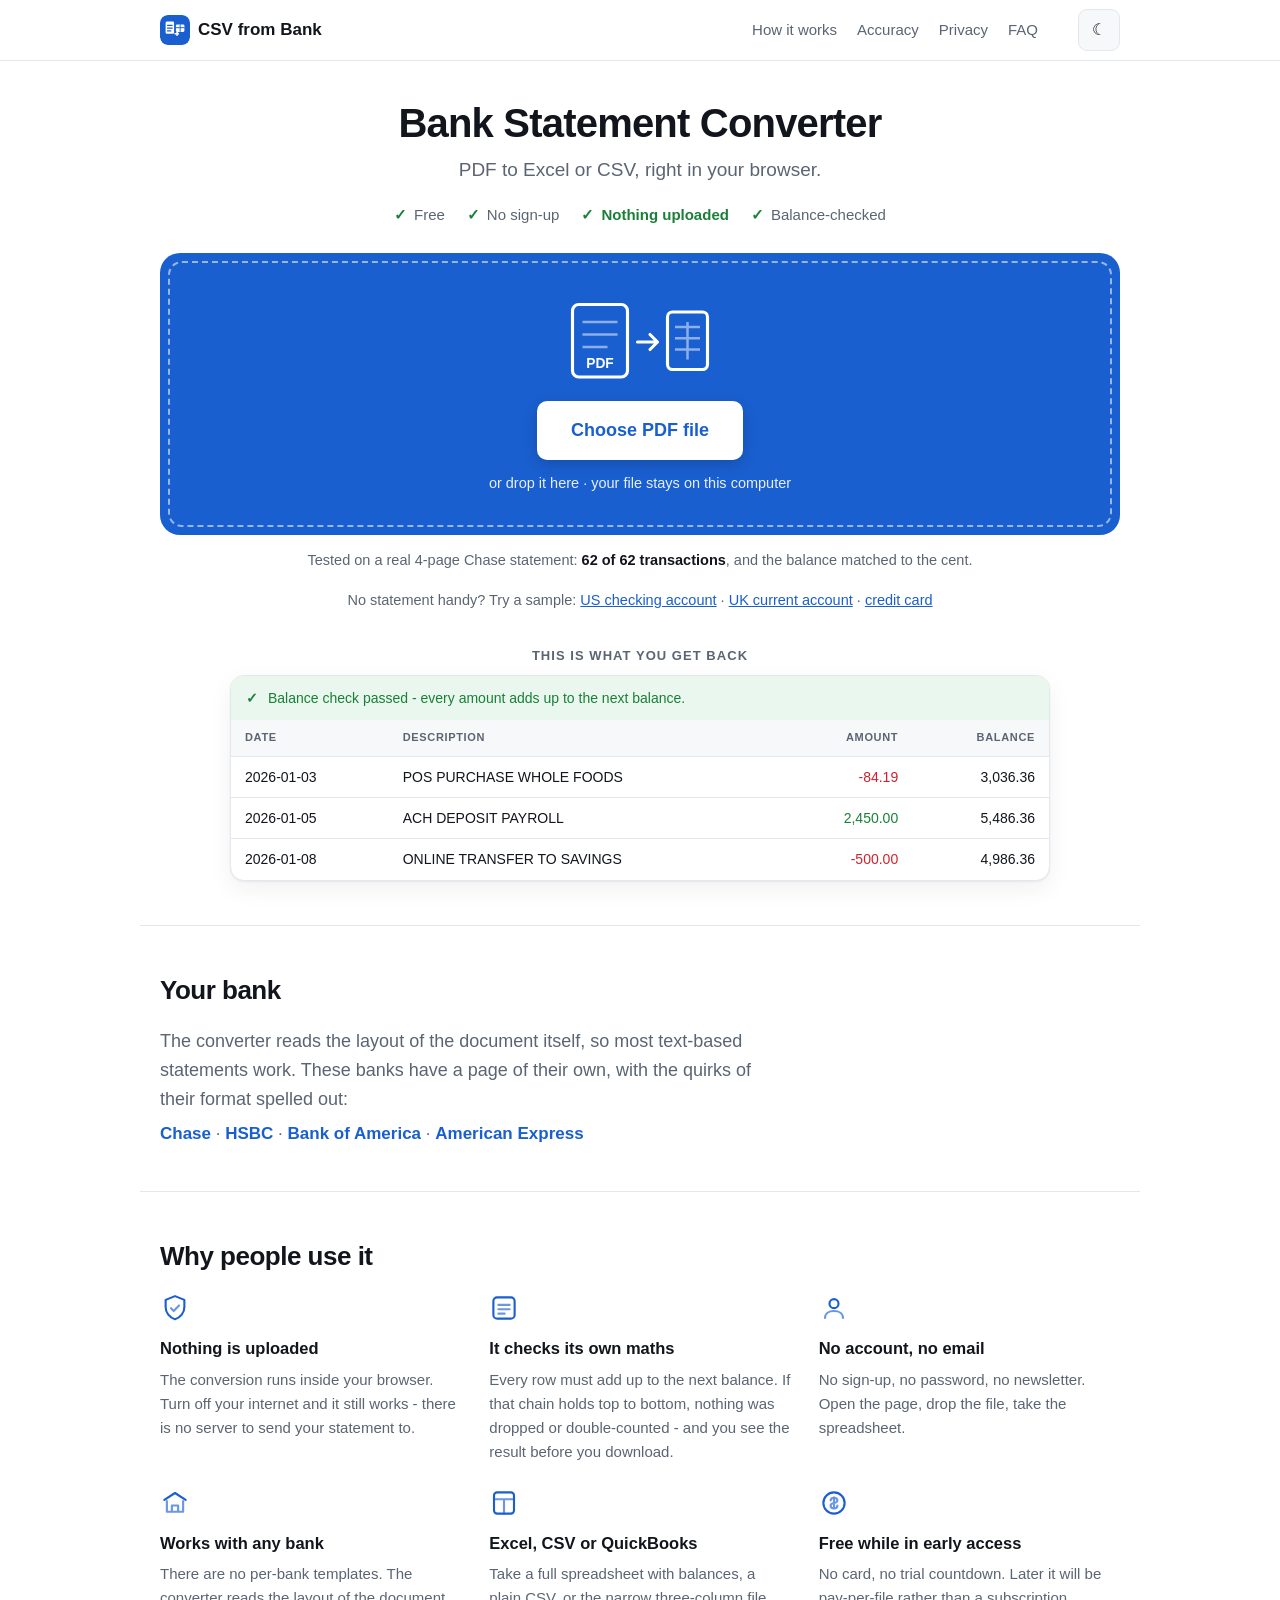
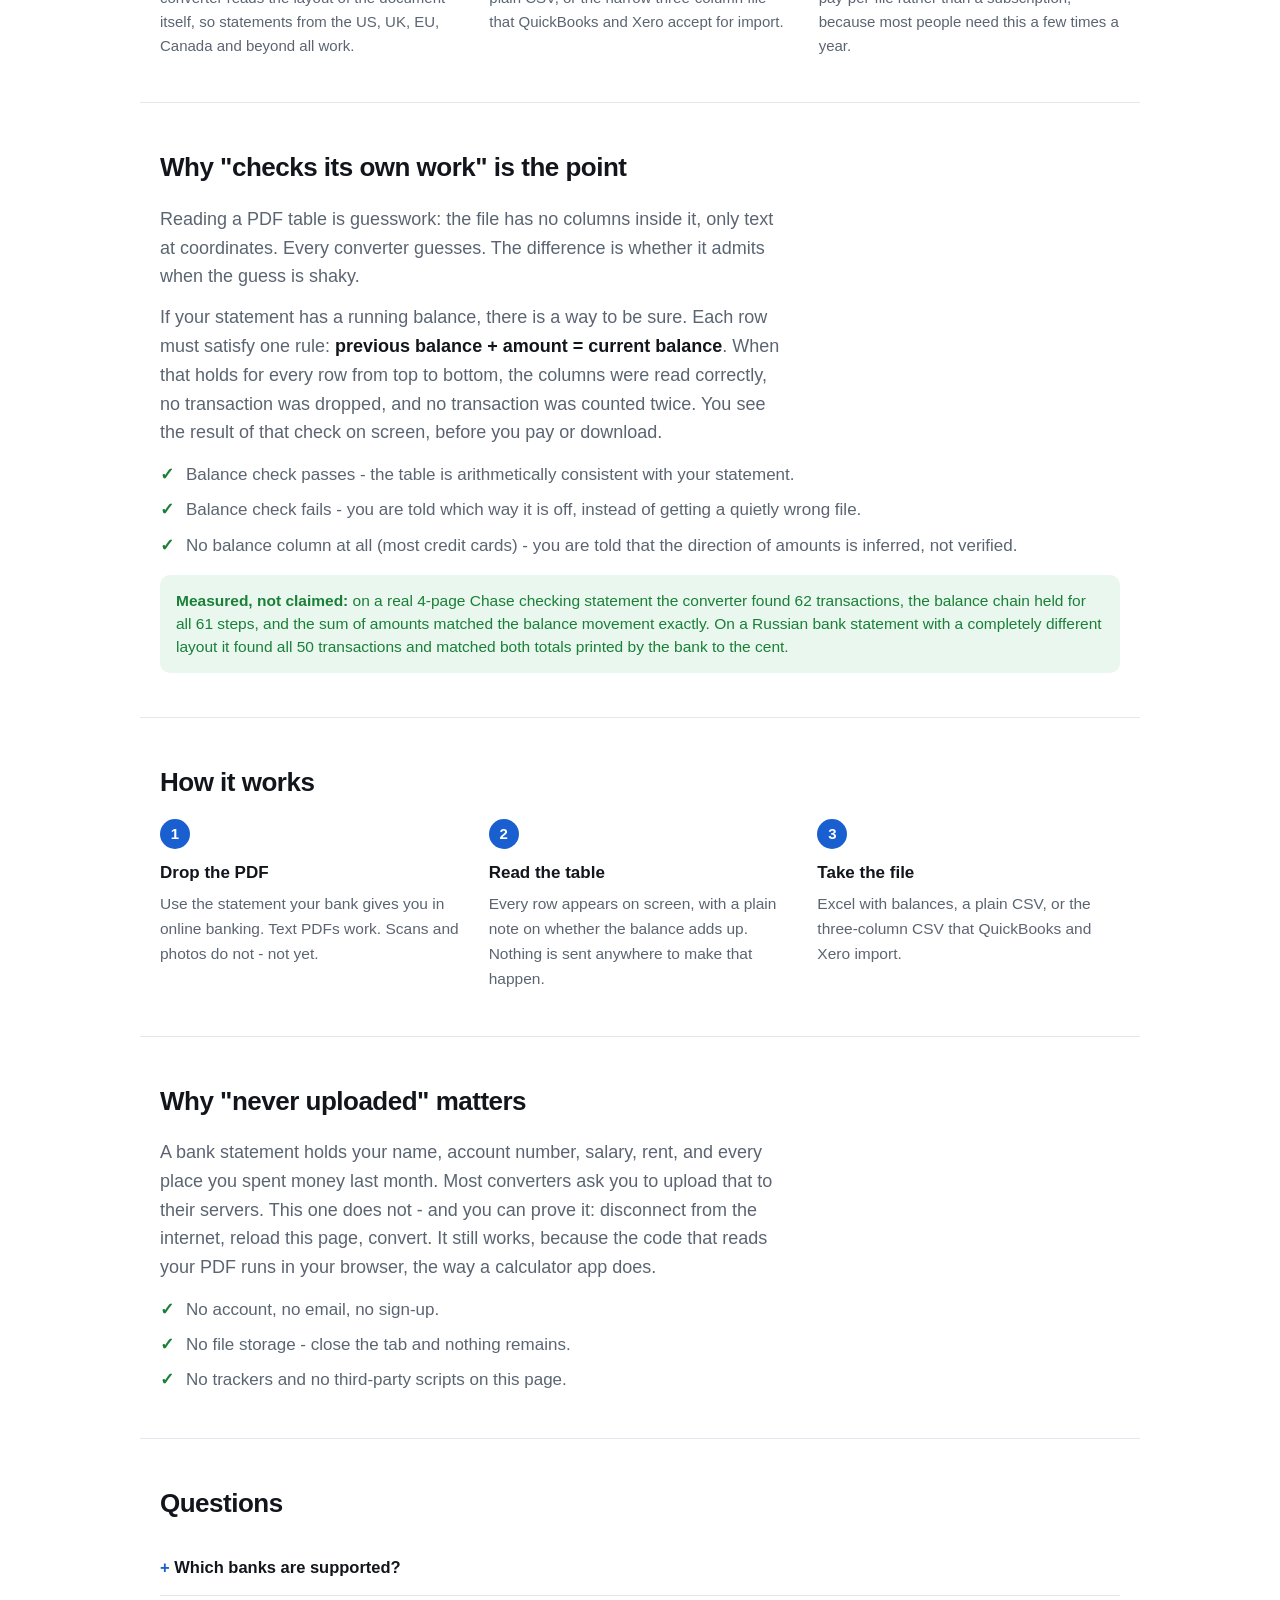
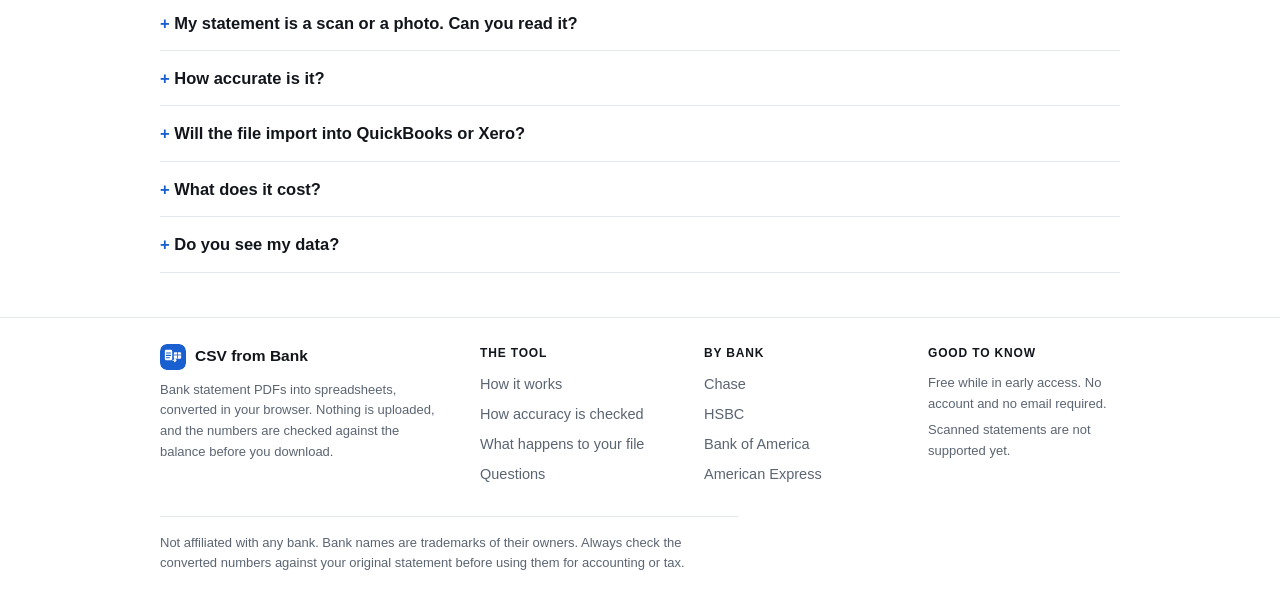
<file: index.html>
<!DOCTYPE html>
<html lang="en">
<head>
<meta charset="utf-8">
<meta name="viewport" content="width=device-width, initial-scale=1">
<title>Bank statement PDF to CSV and Excel - CSV from Bank</title>
<meta name="description" content="Convert a bank statement PDF to CSV or Excel. Runs in your browser - the file is never uploaded. Checks its own work against the running balance. Pay per file, no subscription.">
<meta property="og:type" content="website">
<meta property="og:url" content="https://csvfrombank.com/">
<meta property="og:title" content="Bank statement PDF to CSV - converted in your browser">
<meta property="og:description" content="Your statement never leaves your computer, and the converter checks its own arithmetic against the running balance before you download.">
<meta property="og:site_name" content="CSV from Bank">
<meta name="twitter:card" content="summary_large_image">
<meta name="twitter:title" content="Bank statement PDF to CSV - converted in your browser">
<meta name="twitter:description" content="Nothing is uploaded. The converter proves the numbers add up before you download.">
<link rel="canonical" href="https://csvfrombank.com/">
<link rel="icon" type="image/svg+xml" href="img/icon.svg">
<link rel="apple-touch-icon" href="img/icon.svg">
<link rel="stylesheet" href="css/app.css?v=36977bb8">
<script type="application/ld+json">
{"@context":"https://schema.org","@type":"FAQPage","mainEntity":[
{"@type":"Question","name":"Which banks are supported?","acceptedAnswer":{"@type":"Answer","text":"There are no per-bank templates - the converter reads the layout of the document itself, so most text-based statements work: US, UK, EU, Canada and Australia. Chase, HSBC, Bank of America and American Express have their own pages with format notes."}},
{"@type":"Question","name":"Is my bank statement uploaded anywhere?","acceptedAnswer":{"@type":"Answer","text":"No. The conversion runs inside your browser. There is no server to send the file to - you can disconnect from the internet and it still works."}},
{"@type":"Question","name":"How accurate is the conversion?","acceptedAnswer":{"@type":"Answer","text":"When the statement has a running balance, the tool verifies itself: previous balance plus amount must equal the current balance on every row. The result of that check is shown before you download. Where it cannot verify, it says so."}},
{"@type":"Question","name":"Can I import the result into QuickBooks or Xero?","acceptedAnswer":{"@type":"Answer","text":"Yes. The CSV for QuickBooks button writes the narrow three-column format those tools expect: date, description, amount, with no balance column and no currency symbols."}},
{"@type":"Question","name":"Does it read scanned statements?","acceptedAnswer":{"@type":"Answer","text":"Not yet. Scans need OCR, which is planned. Download the PDF version from online banking instead of scanning a paper copy."}}]}
</script>
</head>
<body>

<header class="site">
  <div class="wrap bar">
    <a class="logo" href="#top"><img class="mark" src="img/logo.svg" width="32" height="32" alt=""> CSV from Bank</a>
    <nav>
      <a href="#how">How it works</a>
      <a href="#accuracy">Accuracy</a>
      <a href="#privacy">Privacy</a>
      <a href="#faq">FAQ</a>
    </nav>
    <button class="themebtn" id="themeBtn" title="Switch light / dark" aria-label="Switch light or dark theme">
      <svg viewBox="0 0 24 24" aria-hidden="true"><path class="i-moon" d="M20 14.5A8.5 8.5 0 1 1 9.5 4a7 7 0 0 0 10.5 10.5z"/><g class="i-sun"><circle cx="12" cy="12" r="4.2"/><path d="M12 2.5v2.6M12 18.9v2.6M2.5 12h2.6M18.9 12h2.6M5.2 5.2l1.9 1.9M16.9 16.9l1.9 1.9M18.8 5.2l-1.9 1.9M7.1 16.9l-1.9 1.9"/></g></svg>
    </button>
  </div>
</header>

<main id="top">

<section class="hero wrap">
  <h1>Bank Statement Converter</h1>
  <p class="sub">PDF to Excel or CSV, right in your browser.</p>

  <ul class="promises">
    <li>Free</li>
    <li>No sign-up</li>
    <li class="key">Nothing uploaded</li>
    <li>Balance-checked</li>
  </ul>

  <div id="drop" class="drop bold">
    <input type="file" id="file" accept="application/pdf,.pdf" hidden>
    <div class="drop-inner">
      <svg class="drop-art" viewBox="0 0 120 72" aria-hidden="true">
        <rect x="6" y="6" width="44" height="58" rx="5" class="a-pdf"/>
        <path d="M14 20h28M14 30h28M14 40h20" class="a-line"/>
        <text x="28" y="57" class="a-tag">PDF</text>
        <path d="M58 36h16m0 0-6-6m6 6-6 6" class="a-arrow"/>
        <rect x="82" y="12" width="32" height="46" rx="4" class="a-xls"/>
        <path d="M88 24h20M88 33h20M88 42h20M98 20v30" class="a-grid"/>
      </svg>
      <button class="bigbtn" id="pick" type="button">Choose PDF file</button>
      <div class="drop-sub">or drop it here · your file stays on this computer</div>
    </div>
  </div>

  <div class="trustline">Tested on a real 4-page Chase statement: <b>62 of 62 transactions</b>, and the balance matched to the cent.</div>

  <div class="try">No statement handy? Try a sample:
    <button class="link" data-sample="tests/fixtures/us_checking.pdf">US checking account</button> ·
    <button class="link" data-sample="tests/fixtures/uk_current.pdf">UK current account</button> ·
    <button class="link" data-sample="tests/fixtures/credit_card.pdf">credit card</button>
  </div>

  <div class="preview" id="preview">
    <div class="preview-label">This is what you get back</div>
    <div class="preview-card">
      <div class="chk good mini"><span class="ic">✓</span><span>Balance check passed - every amount adds up to the next balance.</span></div>
      <table class="mini-table">
        <thead><tr><th>Date</th><th>Description</th><th class="r">Amount</th><th class="r">Balance</th></tr></thead>
        <tbody>
          <tr><td>2026-01-03</td><td>POS PURCHASE WHOLE FOODS</td><td class="r neg">-84.19</td><td class="r">3,036.36</td></tr>
          <tr><td>2026-01-05</td><td>ACH DEPOSIT PAYROLL</td><td class="r pos">2,450.00</td><td class="r">5,486.36</td></tr>
          <tr><td>2026-01-08</td><td>ONLINE TRANSFER TO SAVINGS</td><td class="r neg">-500.00</td><td class="r">4,986.36</td></tr>
        </tbody>
      </table>
    </div>
  </div>
</section>

<section id="result" class="wrap result" hidden>
  <div class="rhead">
    <div>
      <h2 id="rtitle">Your statement</h2>
      <div class="rmeta" id="rmeta"></div>
    </div>
    <div class="ractions">
      <button class="btn primary" id="dlXlsx">Download Excel</button>
      <button class="btn" id="dlCsv">Download CSV</button>
      <button class="btn" id="dlQbo">Download for QuickBooks</button>
      <button class="btn ghost" id="again">Convert another file</button>
    </div>
  </div>

  <div id="checks" class="checks"></div>

  <details class="tune" id="tune">
    <summary>Something looks wrong? Adjust it here</summary>
    <div class="tune-body">
      <label>Date format
        <select id="optDate">
          <option value="">Detect automatically</option>
          <option value="MD">Month / Day (US)</option>
          <option value="DM">Day / Month (UK, EU)</option>
        </select>
      </label>
      <label>Balance column
        <select id="optBalance"><option value="">Detect automatically</option></select>
      </label>
      <label class="check"><input type="checkbox" id="optInvert"> Flip + and - signs</label>
      <div class="tune-note">These settings re-read the same file on your computer. Nothing is sent anywhere.</div>
    </div>
  </details>

  <div class="tablewrap">
    <table id="tbl"></table>
  </div>

  <div class="empty-example" id="emptyExample" hidden>
    <div class="ee-note">When a statement is readable, the result looks like this:</div>
    <div class="preview-card">
      <div class="chk good mini"><span class="ic">✓</span><span>Balance check passed - every amount adds up to the next balance.</span></div>
      <table class="mini-table">
        <thead><tr><th>Date</th><th>Description</th><th class="r">Amount</th><th class="r">Balance</th></tr></thead>
        <tbody>
          <tr><td>2026-01-03</td><td>POS PURCHASE WHOLE FOODS</td><td class="r neg">-84.19</td><td class="r">3,036.36</td></tr>
          <tr><td>2026-01-05</td><td>ACH DEPOSIT PAYROLL</td><td class="r pos">2,450.00</td><td class="r">5,486.36</td></tr>
        </tbody>
      </table>
    </div>
    <div class="ee-help">If your file is a scan or a photo, the PDF from your online banking is the version that will work here.</div>
  </div>

  <div class="rfoot" id="rfoot"></div>
</section>

<section id="banks" class="wrap band">
  <h2>Your bank</h2>
  <p class="lede">The converter reads the layout of the document itself, so most text-based statements work.
  These banks have a page of their own, with the quirks of their format spelled out:</p>
  <p class="banklinks">
    <a href="bank/chase.html">Chase</a> ·
    <a href="bank/hsbc.html">HSBC</a> ·
    <a href="bank/bank-of-america.html">Bank of America</a> ·
    <a href="bank/amex.html">American Express</a>
  </p>
</section>

<section class="wrap band">
  <h2>Why people use it</h2>
  <div class="tiles">
    <div class="tile">
      <svg viewBox="0 0 24 24" class="t-ic" aria-hidden="true"><path d="M12 2.5l7.5 3v5.7c0 4.6-3.1 8.5-7.5 9.8-4.4-1.3-7.5-5.2-7.5-9.8V5.5z"/><path d="M8.8 12.2l2.2 2.2 4.2-4.4" class="t-tick"/></svg>
      <h3>Nothing is uploaded</h3>
      <p>The conversion runs inside your browser. Turn off your internet and it still works - there is no server to send your statement to.</p>
    </div>
    <div class="tile">
      <svg viewBox="0 0 24 24" class="t-ic" aria-hidden="true"><rect x="3.5" y="3.5" width="17" height="17" rx="3"/><path d="M7.5 9.5h9M7.5 13h9M7.5 16.5h5" class="t-tick"/></svg>
      <h3>It checks its own maths</h3>
      <p>Every row must add up to the next balance. If that chain holds top to bottom, nothing was dropped or double-counted - and you see the result before you download.</p>
    </div>
    <div class="tile">
      <svg viewBox="0 0 24 24" class="t-ic" aria-hidden="true"><circle cx="12" cy="8.5" r="3.6"/><path d="M4.8 20c0-3.6 3.2-5.6 7.2-5.6s7.2 2 7.2 5.6" class="t-tick"/></svg>
      <h3>No account, no email</h3>
      <p>No sign-up, no password, no newsletter. Open the page, drop the file, take the spreadsheet.</p>
    </div>
    <div class="tile">
      <svg viewBox="0 0 24 24" class="t-ic" aria-hidden="true"><path d="M3.5 9.5L12 4l8.5 5.5"/><path d="M5.5 10.5v8.5h13v-8.5M9.5 19v-5h5v5" class="t-tick"/></svg>
      <h3>Works with any bank</h3>
      <p>There are no per-bank templates. The converter reads the layout of the document itself, so statements from the US, UK, EU, Canada and beyond all work.</p>
    </div>
    <div class="tile">
      <svg viewBox="0 0 24 24" class="t-ic" aria-hidden="true"><rect x="4" y="3.5" width="16" height="17" rx="2.5"/><path d="M4 9h16M12 9v11.5" class="t-tick"/></svg>
      <h3>Excel, CSV or QuickBooks</h3>
      <p>Take a full spreadsheet with balances, a plain CSV, or the narrow three-column file that QuickBooks and Xero accept for import.</p>
    </div>
    <div class="tile">
      <svg viewBox="0 0 24 24" class="t-ic" aria-hidden="true"><circle cx="12" cy="12" r="8.5"/><path d="M12 7.5v9M9.3 10c0-1.4 1.2-2.2 2.7-2.2s2.7.8 2.7 2.2-1.3 1.8-2.7 2-2.7.7-2.7 2.1 1.2 2.2 2.7 2.2 2.7-.8 2.7-2.2" class="t-tick"/></svg>
      <h3>Free while in early access</h3>
      <p>No card, no trial countdown. Later it will be pay-per-file rather than a subscription, because most people need this a few times a year.</p>
    </div>
  </div>
</section>

<section id="accuracy" class="wrap band">
  <h2>Why "checks its own work" is the point</h2>
  <p class="lede">Reading a PDF table is guesswork: the file has no columns inside it, only text at coordinates.
  Every converter guesses. The difference is whether it admits when the guess is shaky.</p>
  <p class="lede">If your statement has a running balance, there is a way to be sure. Each row must satisfy one rule:
  <b>previous balance + amount = current balance</b>. When that holds for every row from top to bottom,
  the columns were read correctly, no transaction was dropped, and no transaction was counted twice.
  You see the result of that check on screen, before you pay or download.</p>
  <ul class="ticks">
    <li>Balance check passes - the table is arithmetically consistent with your statement.</li>
    <li>Balance check fails - you are told which way it is off, instead of getting a quietly wrong file.</li>
    <li>No balance column at all (most credit cards) - you are told that the direction of amounts is inferred, not verified.</li>
  </ul>
  <div class="proof"><b>Measured, not claimed:</b> on a real 4-page Chase checking statement the converter found
  62 transactions, the balance chain held for all 61 steps, and the sum of amounts matched the balance movement
  exactly. On a Russian bank statement with a completely different layout it found all 50 transactions and matched
  both totals printed by the bank to the cent.</div>
</section>

<section id="how" class="wrap band">
  <h2>How it works</h2>
  <div class="cols3">
    <div><div class="step">1</div><h3>Drop the PDF</h3><p>Use the statement your bank gives you in online banking. Text PDFs work. Scans and photos do not - not yet.</p></div>
    <div><div class="step">2</div><h3>Read the table</h3><p>Every row appears on screen, with a plain note on whether the balance adds up. Nothing is sent anywhere to make that happen.</p></div>
    <div><div class="step">3</div><h3>Take the file</h3><p>Excel with balances, a plain CSV, or the three-column CSV that QuickBooks and Xero import.</p></div>
  </div>
</section>

<section id="privacy" class="wrap band">
  <h2>Why "never uploaded" matters</h2>
  <p class="lede">A bank statement holds your name, account number, salary, rent, and every place you spent money last month.
  Most converters ask you to upload that to their servers. This one does not - and you can prove it:
  disconnect from the internet, reload this page, convert. It still works, because the code that reads your PDF
  runs in your browser, the way a calculator app does.</p>
  <ul class="ticks">
    <li>No account, no email, no sign-up.</li>
    <li>No file storage - close the tab and nothing remains.</li>
    <li>No trackers and no third-party scripts on this page.</li>
  </ul>
</section>

<section id="faq" class="wrap band">
  <h2>Questions</h2>
  <details><summary>Which banks are supported?</summary><p>There are no per-bank templates - the converter reads the layout of the document itself, so most text-based statements work: US, UK, EU, Canada, Australia and beyond. Chase, HSBC, Bank of America and American Express have their own pages with format notes. If a file comes out wrong, the "Adjust it here" panel usually fixes it in one click.</p></details>
  <details><summary>My statement is a scan or a photo. Can you read it?</summary><p>Not yet. Reading scans needs OCR, which is coming later. For now, download the PDF version from online banking rather than scanning a paper copy.</p></details>
  <details><summary>How accurate is it?</summary><p>When your statement has a running balance, the tool verifies itself: every row must add up to the next balance. You see that check before you download. Where it cannot verify, it says so plainly instead of pretending.</p></details>
  <details><summary>Will the file import into QuickBooks or Xero?</summary><p>Yes - use the "CSV for QuickBooks" button. It writes the narrow three-column format those tools expect: date, description, amount, with no balance column and no currency symbols.</p></details>
  <details><summary>What does it cost?</summary><p>While in early access, conversion is free. Paid plans will be pay-per-file, not a subscription - most people need this a few times a year, not every day.</p></details>
  <details><summary>Do you see my data?</summary><p>No. There is no server to send it to. The page is static files; your PDF is opened by your own browser.</p></details>
</section>

</main>

<footer class="site">
  <div class="wrap">
    <div class="fcols">
      <div>
        <div class="flogo"><img src="img/logo.svg" width="26" height="26" alt=""> CSV from Bank</div>
        <p class="fine">Bank statement PDFs into spreadsheets, converted in your browser. Nothing is uploaded, and the numbers are checked against the balance before you download.</p>
      </div>
      <div>
        <h2>The tool</h2>
        <a href="#how">How it works</a>
        <a href="#accuracy">How accuracy is checked</a>
        <a href="#privacy">What happens to your file</a>
        <a href="#faq">Questions</a>
      </div>
      <div>
        <h2>By bank</h2>
        <a href="bank/chase.html">Chase</a>
        <a href="bank/hsbc.html">HSBC</a>
        <a href="bank/bank-of-america.html">Bank of America</a>
        <a href="bank/amex.html">American Express</a>
      </div>
      <div>
        <h2>Good to know</h2>
        <p class="fine">Free while in early access. No account and no email required.</p>
        <p class="fine">Scanned statements are not supported yet.</p>
      </div>
    </div>
    <p class="fine bottom">Not affiliated with any bank. Bank names are trademarks of their owners. Always check the converted numbers against your original statement before using them for accounting or tax.</p>
  </div>
</footer>

<script src="vendor/pdf.min.js"></script>
<script src="vendor/xlsx.full.min.js"></script>
<script src="js/parse.js?v=3be90c41"></script>
<script src="js/app.js?v=f6d8e26c"></script>
</body>
</html>
</file>
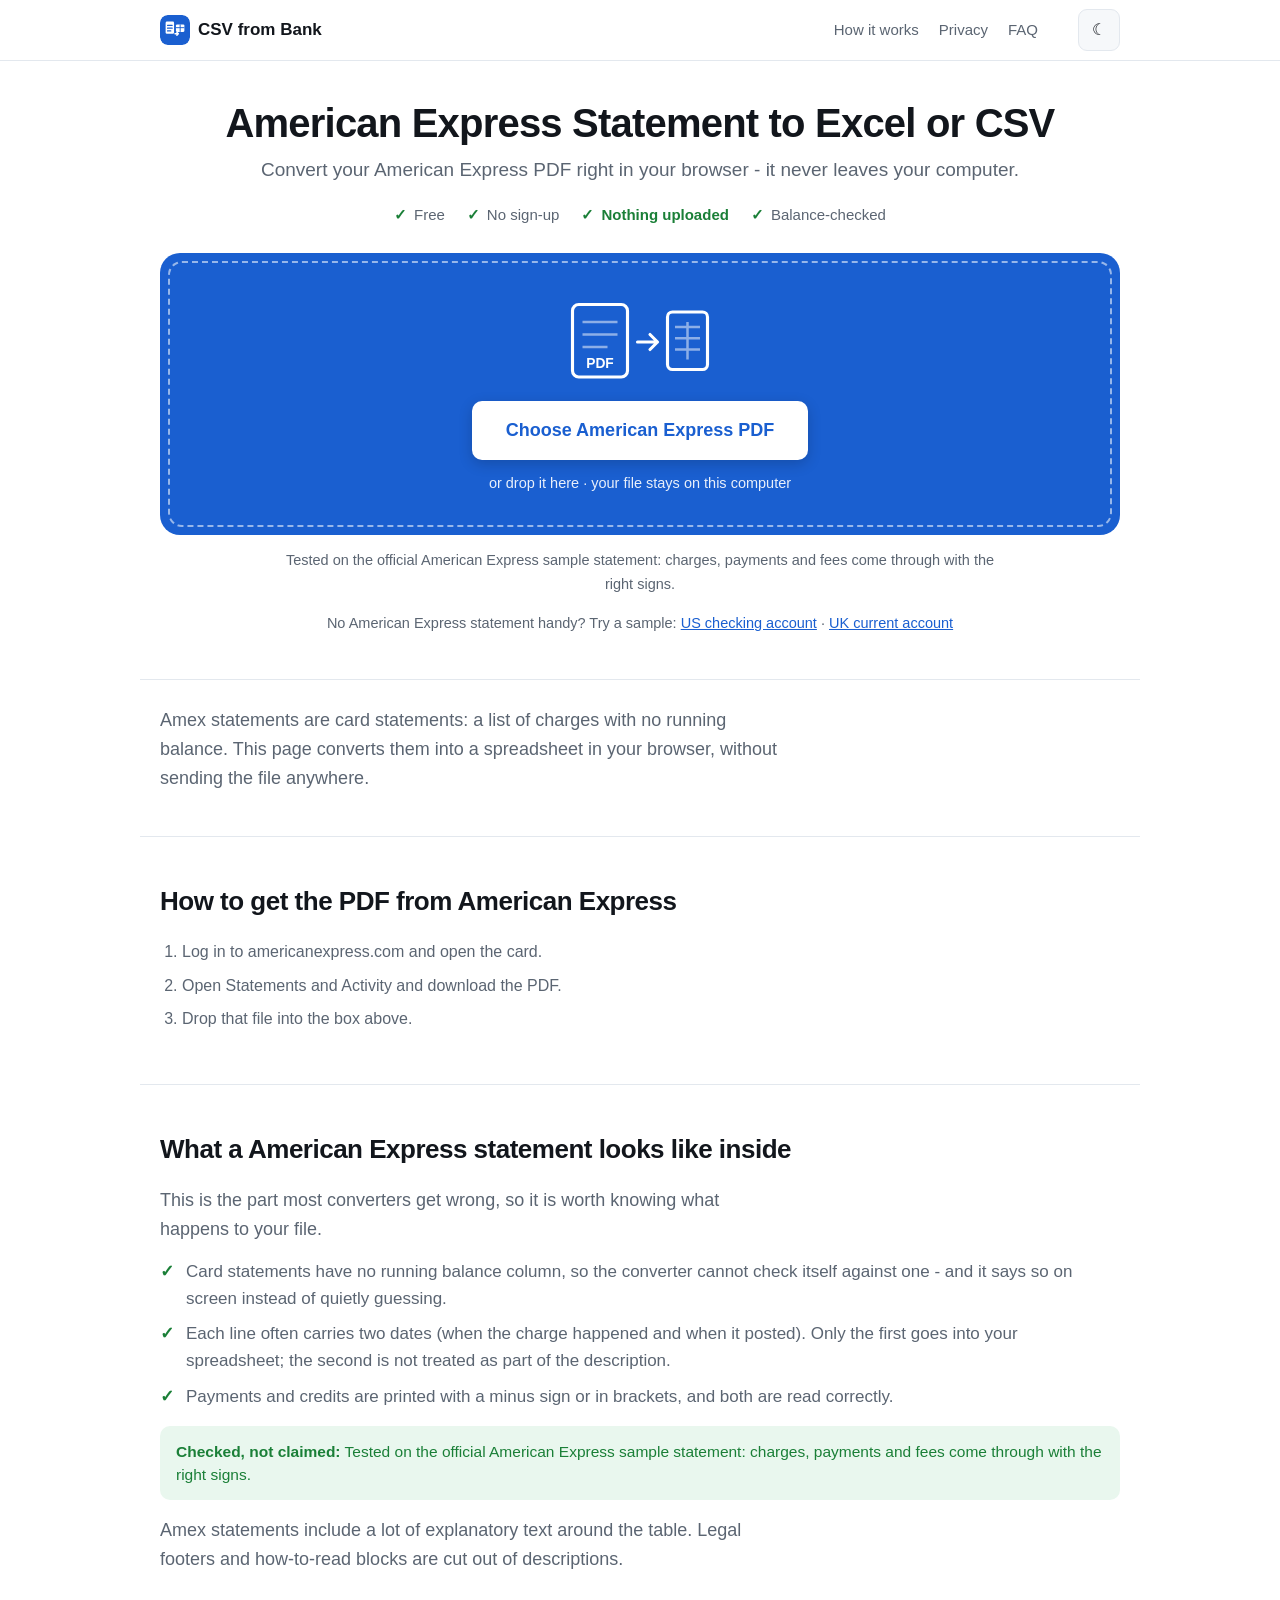
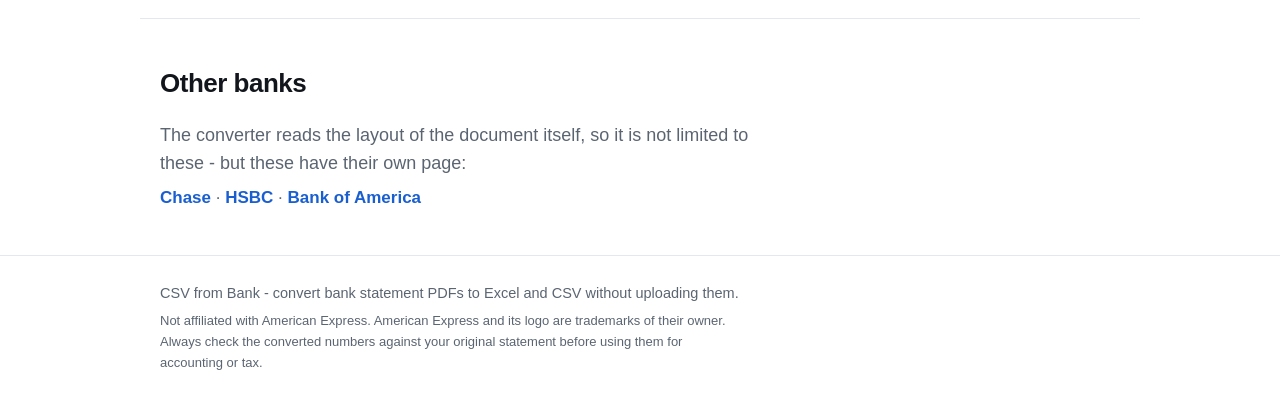
<file: bank/amex.html>
<!DOCTYPE html>
<html lang="en">
<head>
<meta charset="utf-8">
<meta name="viewport" content="width=device-width, initial-scale=1">
<title>Convert an American Express statement PDF to Excel or CSV - without uploading it | CSV from Bank</title>
<meta name="description" content="Amex statements are card statements: a list of charges with no running balance. This page converts them into a spreadsheet in your browser, without sending">
<link rel="canonical" href="https://csvfrombank.com/bank/amex.html">
<meta property="og:type" content="website">
<meta property="og:url" content="https://csvfrombank.com/bank/amex.html">
<meta property="og:title" content="Convert an American Express statement PDF to Excel or CSV - without uploading it">
<meta property="og:description" content="Amex statements are card statements: a list of charges with no running balance. This page converts them into a spreadsheet in your browser, without sending">
<meta property="og:site_name" content="CSV from Bank">
<meta name="twitter:card" content="summary">
<link rel="icon" type="image/svg+xml" href="../img/icon.svg">
<link rel="stylesheet" href="../css/app.css?v=36977bb8">
</head>
<body>

<header class="site">
  <div class="wrap bar">
    <a class="logo" href="../index.html"><img class="mark" src="../img/logo.svg" width="32" height="32" alt=""> CSV from Bank</a>
    <nav>
      <a href="../index.html#how">How it works</a>
      <a href="../index.html#privacy">Privacy</a>
      <a href="../index.html#faq">FAQ</a>
    </nav>
    <button class="themebtn" id="themeBtn" title="Switch light / dark" aria-label="Switch light or dark theme">
      <svg viewBox="0 0 24 24" aria-hidden="true"><path class="i-moon" d="M20 14.5A8.5 8.5 0 1 1 9.5 4a7 7 0 0 0 10.5 10.5z"/><g class="i-sun"><circle cx="12" cy="12" r="4.2"/><path d="M12 2.5v2.6M12 18.9v2.6M2.5 12h2.6M18.9 12h2.6M5.2 5.2l1.9 1.9M16.9 16.9l1.9 1.9M18.8 5.2l-1.9 1.9M7.1 16.9l-1.9 1.9"/></g></svg>
    </button>
  </div>
</header>

<main id="top">

<section class="hero wrap">
  <h1>American Express Statement to Excel or CSV</h1>
  <p class="sub">Convert your American Express PDF right in your browser - it never leaves your computer.</p>

  <ul class="promises">
    <li>Free</li>
    <li>No sign-up</li>
    <li class="key">Nothing uploaded</li>
    <li>Balance-checked</li>
  </ul>

  <div id="drop" class="drop bold">
    <input type="file" id="file" accept="application/pdf,.pdf" hidden>
    <div class="drop-inner">
      <svg class="drop-art" viewBox="0 0 120 72" aria-hidden="true">
        <rect x="6" y="6" width="44" height="58" rx="5" class="a-pdf"/>
        <path d="M14 20h28M14 30h28M14 40h20" class="a-line"/>
        <text x="28" y="57" class="a-tag">PDF</text>
        <path d="M58 36h16m0 0-6-6m6 6-6 6" class="a-arrow"/>
        <rect x="82" y="12" width="32" height="46" rx="4" class="a-xls"/>
        <path d="M88 24h20M88 33h20M88 42h20M98 20v30" class="a-grid"/>
      </svg>
      <button class="bigbtn" id="pick" type="button">Choose American Express PDF</button>
      <div class="drop-sub">or drop it here &middot; your file stays on this computer</div>
    </div>
  </div>

  <div class="trustline">Tested on the official American Express sample statement: charges, payments and fees come through with the right signs.</div>

  <div class="try">No American Express statement handy? Try a sample:
    <button class="link" data-sample="../tests/fixtures/us_checking.pdf">US checking account</button> &middot;
    <button class="link" data-sample="../tests/fixtures/uk_current.pdf">UK current account</button>
  </div>
</section>

<section class="wrap band" style="padding-top:26px">
  <p class="lede">Amex statements are card statements: a list of charges with no running balance. This page converts them into a spreadsheet in your browser, without sending the file anywhere.</p>
</section>

<section id="result" class="wrap result" hidden>
  <div class="rhead">
    <div>
      <h2 id="rtitle">Your statement</h2>
      <div class="rmeta" id="rmeta"></div>
    </div>
    <div class="ractions">
      <button class="btn primary" id="dlXlsx">Download Excel</button>
      <button class="btn" id="dlCsv">Download CSV</button>
      <button class="btn" id="dlQbo">Download for QuickBooks</button>
      <button class="btn ghost" id="again">Convert another file</button>
    </div>
  </div>
  <div id="checks" class="checks"></div>
  <details class="tune" id="tune">
    <summary>Something looks wrong? Adjust it here</summary>
    <div class="tune-body">
      <label>Date format
        <select id="optDate">
          <option value="">Detect automatically</option>
          <option value="MD">Month / Day (US)</option>
          <option value="DM">Day / Month (UK, EU)</option>
        </select>
      </label>
      <label>Balance column
        <select id="optBalance"><option value="">Detect automatically</option></select>
      </label>
      <label class="check"><input type="checkbox" id="optInvert"> Flip + and - signs</label>
      <div class="tune-note">These settings re-read the same file on your computer. Nothing is sent anywhere.</div>
    </div>
  </details>
  <div class="tablewrap"><table id="tbl"></table></div>
  <div class="empty-example" id="emptyExample" hidden>
    <div class="ee-note">When a statement is readable, the result looks like this:</div>
    <div class="preview-card">
      <div class="chk good mini"><span class="ic">&#10003;</span><span>Balance check passed - every amount adds up to the next balance.</span></div>
      <table class="mini-table"><thead><tr><th>Date</th><th>Description</th><th class="r">Amount</th><th class="r">Balance</th></tr></thead>
      <tbody><tr><td>2026-01-03</td><td>POS PURCHASE WHOLE FOODS</td><td class="r neg">-84.19</td><td class="r">3,036.36</td></tr>
      <tr><td>2026-01-05</td><td>ACH DEPOSIT PAYROLL</td><td class="r pos">2,450.00</td><td class="r">5,486.36</td></tr></tbody></table>
    </div>
    <div class="ee-help">If your file is a scan or a photo, the PDF from your online banking is the version that will work here.</div>
  </div>
  <div class="rfoot" id="rfoot"></div>
</section>

<section class="wrap band">
  <h2>How to get the PDF from American Express</h2>
  <ol class="steps">
    <li>Log in to americanexpress.com and open the card.</li>
    <li>Open Statements and Activity and download the PDF.</li>
    <li>Drop that file into the box above.</li>
  </ol>
</section>

<section class="wrap band">
  <h2>What a American Express statement looks like inside</h2>
  <p class="lede">This is the part most converters get wrong, so it is worth knowing what happens to your file.</p>
  <ul class="ticks">
    <li>Card statements have no running balance column, so the converter cannot check itself against one - and it says so on screen instead of quietly guessing.</li>
    <li>Each line often carries two dates (when the charge happened and when it posted). Only the first goes into your spreadsheet; the second is not treated as part of the description.</li>
    <li>Payments and credits are printed with a minus sign or in brackets, and both are read correctly.</li>
  </ul>
  <div class="proof"><b>Checked, not claimed:</b> Tested on the official American Express sample statement: charges, payments and fees come through with the right signs.</div>
  <p class="lede" style="margin-top:16px">Amex statements include a lot of explanatory text around the table. Legal footers and how-to-read blocks are cut out of descriptions.</p>
</section>

<section class="wrap band">
  <h2>Other banks</h2>
  <p class="lede">The converter reads the layout of the document itself, so it is not limited to these - but these have their own page:</p>
  <p class="banklinks"><a href="chase.html">Chase</a> &middot; <a href="hsbc.html">HSBC</a> &middot; <a href="bank-of-america.html">Bank of America</a></p>
</section>

</main>

<footer class="site">
  <div class="wrap">
    <p>CSV from Bank - convert bank statement PDFs to Excel and CSV without uploading them.</p>
    <p class="fine">Not affiliated with American Express. American Express and its logo are trademarks of their owner. Always check the converted numbers against your original statement before using them for accounting or tax.</p>
  </div>
</footer>

<script src="../vendor/pdf.min.js"></script>
<script src="../vendor/xlsx.full.min.js"></script>
<script src="../js/parse.js?v=3be90c41"></script>
<script>window.APP_BASE = '../';</script>
<script src="../js/app.js?v=f6d8e26c"></script>
</body>
</html>
</file>
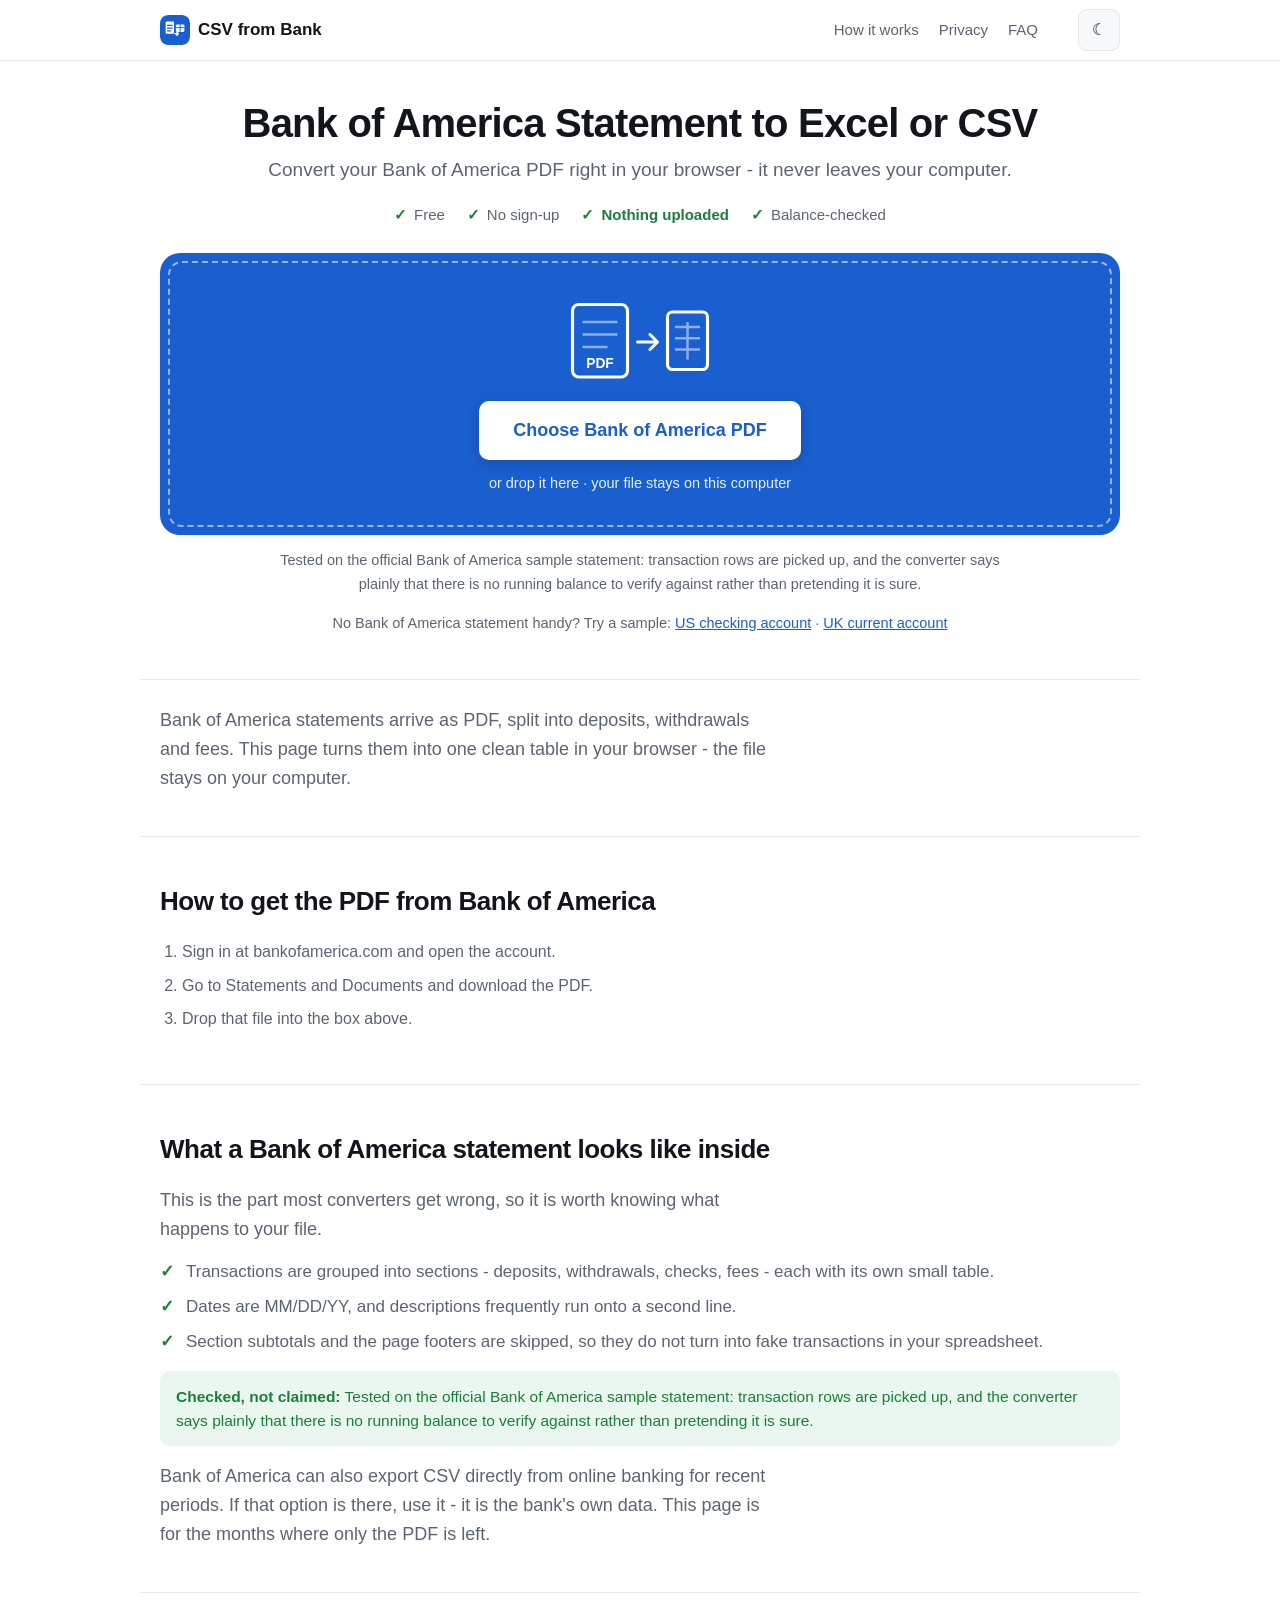
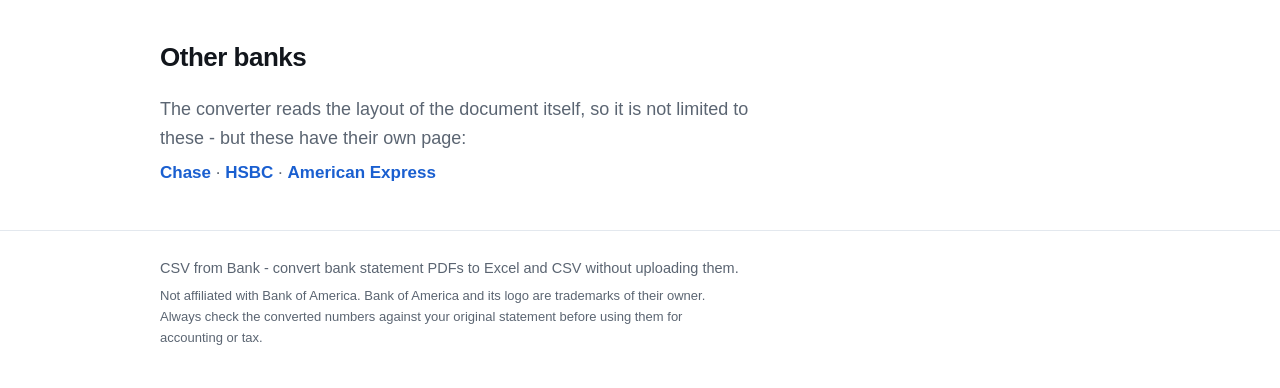
<file: bank/bank-of-america.html>
<!DOCTYPE html>
<html lang="en">
<head>
<meta charset="utf-8">
<meta name="viewport" content="width=device-width, initial-scale=1">
<title>Convert a Bank of America statement PDF to Excel or CSV - without uploading it | CSV from Bank</title>
<meta name="description" content="Bank of America statements arrive as PDF, split into deposits, withdrawals and fees. This page turns them into one clean table in your browser - the file s">
<link rel="canonical" href="https://csvfrombank.com/bank/bank-of-america.html">
<meta property="og:type" content="website">
<meta property="og:url" content="https://csvfrombank.com/bank/bank-of-america.html">
<meta property="og:title" content="Convert a Bank of America statement PDF to Excel or CSV - without uploading it">
<meta property="og:description" content="Bank of America statements arrive as PDF, split into deposits, withdrawals and fees. This page turns them into one clean table in your browser - the file s">
<meta property="og:site_name" content="CSV from Bank">
<meta name="twitter:card" content="summary">
<link rel="icon" type="image/svg+xml" href="../img/icon.svg">
<link rel="stylesheet" href="../css/app.css?v=36977bb8">
</head>
<body>

<header class="site">
  <div class="wrap bar">
    <a class="logo" href="../index.html"><img class="mark" src="../img/logo.svg" width="32" height="32" alt=""> CSV from Bank</a>
    <nav>
      <a href="../index.html#how">How it works</a>
      <a href="../index.html#privacy">Privacy</a>
      <a href="../index.html#faq">FAQ</a>
    </nav>
    <button class="themebtn" id="themeBtn" title="Switch light / dark" aria-label="Switch light or dark theme">
      <svg viewBox="0 0 24 24" aria-hidden="true"><path class="i-moon" d="M20 14.5A8.5 8.5 0 1 1 9.5 4a7 7 0 0 0 10.5 10.5z"/><g class="i-sun"><circle cx="12" cy="12" r="4.2"/><path d="M12 2.5v2.6M12 18.9v2.6M2.5 12h2.6M18.9 12h2.6M5.2 5.2l1.9 1.9M16.9 16.9l1.9 1.9M18.8 5.2l-1.9 1.9M7.1 16.9l-1.9 1.9"/></g></svg>
    </button>
  </div>
</header>

<main id="top">

<section class="hero wrap">
  <h1>Bank of America Statement to Excel or CSV</h1>
  <p class="sub">Convert your Bank of America PDF right in your browser - it never leaves your computer.</p>

  <ul class="promises">
    <li>Free</li>
    <li>No sign-up</li>
    <li class="key">Nothing uploaded</li>
    <li>Balance-checked</li>
  </ul>

  <div id="drop" class="drop bold">
    <input type="file" id="file" accept="application/pdf,.pdf" hidden>
    <div class="drop-inner">
      <svg class="drop-art" viewBox="0 0 120 72" aria-hidden="true">
        <rect x="6" y="6" width="44" height="58" rx="5" class="a-pdf"/>
        <path d="M14 20h28M14 30h28M14 40h20" class="a-line"/>
        <text x="28" y="57" class="a-tag">PDF</text>
        <path d="M58 36h16m0 0-6-6m6 6-6 6" class="a-arrow"/>
        <rect x="82" y="12" width="32" height="46" rx="4" class="a-xls"/>
        <path d="M88 24h20M88 33h20M88 42h20M98 20v30" class="a-grid"/>
      </svg>
      <button class="bigbtn" id="pick" type="button">Choose Bank of America PDF</button>
      <div class="drop-sub">or drop it here &middot; your file stays on this computer</div>
    </div>
  </div>

  <div class="trustline">Tested on the official Bank of America sample statement: transaction rows are picked up, and the converter says plainly that there is no running balance to verify against rather than pretending it is sure.</div>

  <div class="try">No Bank of America statement handy? Try a sample:
    <button class="link" data-sample="../tests/fixtures/us_checking.pdf">US checking account</button> &middot;
    <button class="link" data-sample="../tests/fixtures/uk_current.pdf">UK current account</button>
  </div>
</section>

<section class="wrap band" style="padding-top:26px">
  <p class="lede">Bank of America statements arrive as PDF, split into deposits, withdrawals and fees. This page turns them into one clean table in your browser - the file stays on your computer.</p>
</section>

<section id="result" class="wrap result" hidden>
  <div class="rhead">
    <div>
      <h2 id="rtitle">Your statement</h2>
      <div class="rmeta" id="rmeta"></div>
    </div>
    <div class="ractions">
      <button class="btn primary" id="dlXlsx">Download Excel</button>
      <button class="btn" id="dlCsv">Download CSV</button>
      <button class="btn" id="dlQbo">Download for QuickBooks</button>
      <button class="btn ghost" id="again">Convert another file</button>
    </div>
  </div>
  <div id="checks" class="checks"></div>
  <details class="tune" id="tune">
    <summary>Something looks wrong? Adjust it here</summary>
    <div class="tune-body">
      <label>Date format
        <select id="optDate">
          <option value="">Detect automatically</option>
          <option value="MD">Month / Day (US)</option>
          <option value="DM">Day / Month (UK, EU)</option>
        </select>
      </label>
      <label>Balance column
        <select id="optBalance"><option value="">Detect automatically</option></select>
      </label>
      <label class="check"><input type="checkbox" id="optInvert"> Flip + and - signs</label>
      <div class="tune-note">These settings re-read the same file on your computer. Nothing is sent anywhere.</div>
    </div>
  </details>
  <div class="tablewrap"><table id="tbl"></table></div>
  <div class="empty-example" id="emptyExample" hidden>
    <div class="ee-note">When a statement is readable, the result looks like this:</div>
    <div class="preview-card">
      <div class="chk good mini"><span class="ic">&#10003;</span><span>Balance check passed - every amount adds up to the next balance.</span></div>
      <table class="mini-table"><thead><tr><th>Date</th><th>Description</th><th class="r">Amount</th><th class="r">Balance</th></tr></thead>
      <tbody><tr><td>2026-01-03</td><td>POS PURCHASE WHOLE FOODS</td><td class="r neg">-84.19</td><td class="r">3,036.36</td></tr>
      <tr><td>2026-01-05</td><td>ACH DEPOSIT PAYROLL</td><td class="r pos">2,450.00</td><td class="r">5,486.36</td></tr></tbody></table>
    </div>
    <div class="ee-help">If your file is a scan or a photo, the PDF from your online banking is the version that will work here.</div>
  </div>
  <div class="rfoot" id="rfoot"></div>
</section>

<section class="wrap band">
  <h2>How to get the PDF from Bank of America</h2>
  <ol class="steps">
    <li>Sign in at bankofamerica.com and open the account.</li>
    <li>Go to Statements and Documents and download the PDF.</li>
    <li>Drop that file into the box above.</li>
  </ol>
</section>

<section class="wrap band">
  <h2>What a Bank of America statement looks like inside</h2>
  <p class="lede">This is the part most converters get wrong, so it is worth knowing what happens to your file.</p>
  <ul class="ticks">
    <li>Transactions are grouped into sections - deposits, withdrawals, checks, fees - each with its own small table.</li>
    <li>Dates are MM/DD/YY, and descriptions frequently run onto a second line.</li>
    <li>Section subtotals and the page footers are skipped, so they do not turn into fake transactions in your spreadsheet.</li>
  </ul>
  <div class="proof"><b>Checked, not claimed:</b> Tested on the official Bank of America sample statement: transaction rows are picked up, and the converter says plainly that there is no running balance to verify against rather than pretending it is sure.</div>
  <p class="lede" style="margin-top:16px">Bank of America can also export CSV directly from online banking for recent periods. If that option is there, use it - it is the bank&#x27;s own data. This page is for the months where only the PDF is left.</p>
</section>

<section class="wrap band">
  <h2>Other banks</h2>
  <p class="lede">The converter reads the layout of the document itself, so it is not limited to these - but these have their own page:</p>
  <p class="banklinks"><a href="chase.html">Chase</a> &middot; <a href="hsbc.html">HSBC</a> &middot; <a href="amex.html">American Express</a></p>
</section>

</main>

<footer class="site">
  <div class="wrap">
    <p>CSV from Bank - convert bank statement PDFs to Excel and CSV without uploading them.</p>
    <p class="fine">Not affiliated with Bank of America. Bank of America and its logo are trademarks of their owner. Always check the converted numbers against your original statement before using them for accounting or tax.</p>
  </div>
</footer>

<script src="../vendor/pdf.min.js"></script>
<script src="../vendor/xlsx.full.min.js"></script>
<script src="../js/parse.js?v=3be90c41"></script>
<script>window.APP_BASE = '../';</script>
<script src="../js/app.js?v=f6d8e26c"></script>
</body>
</html>
</file>
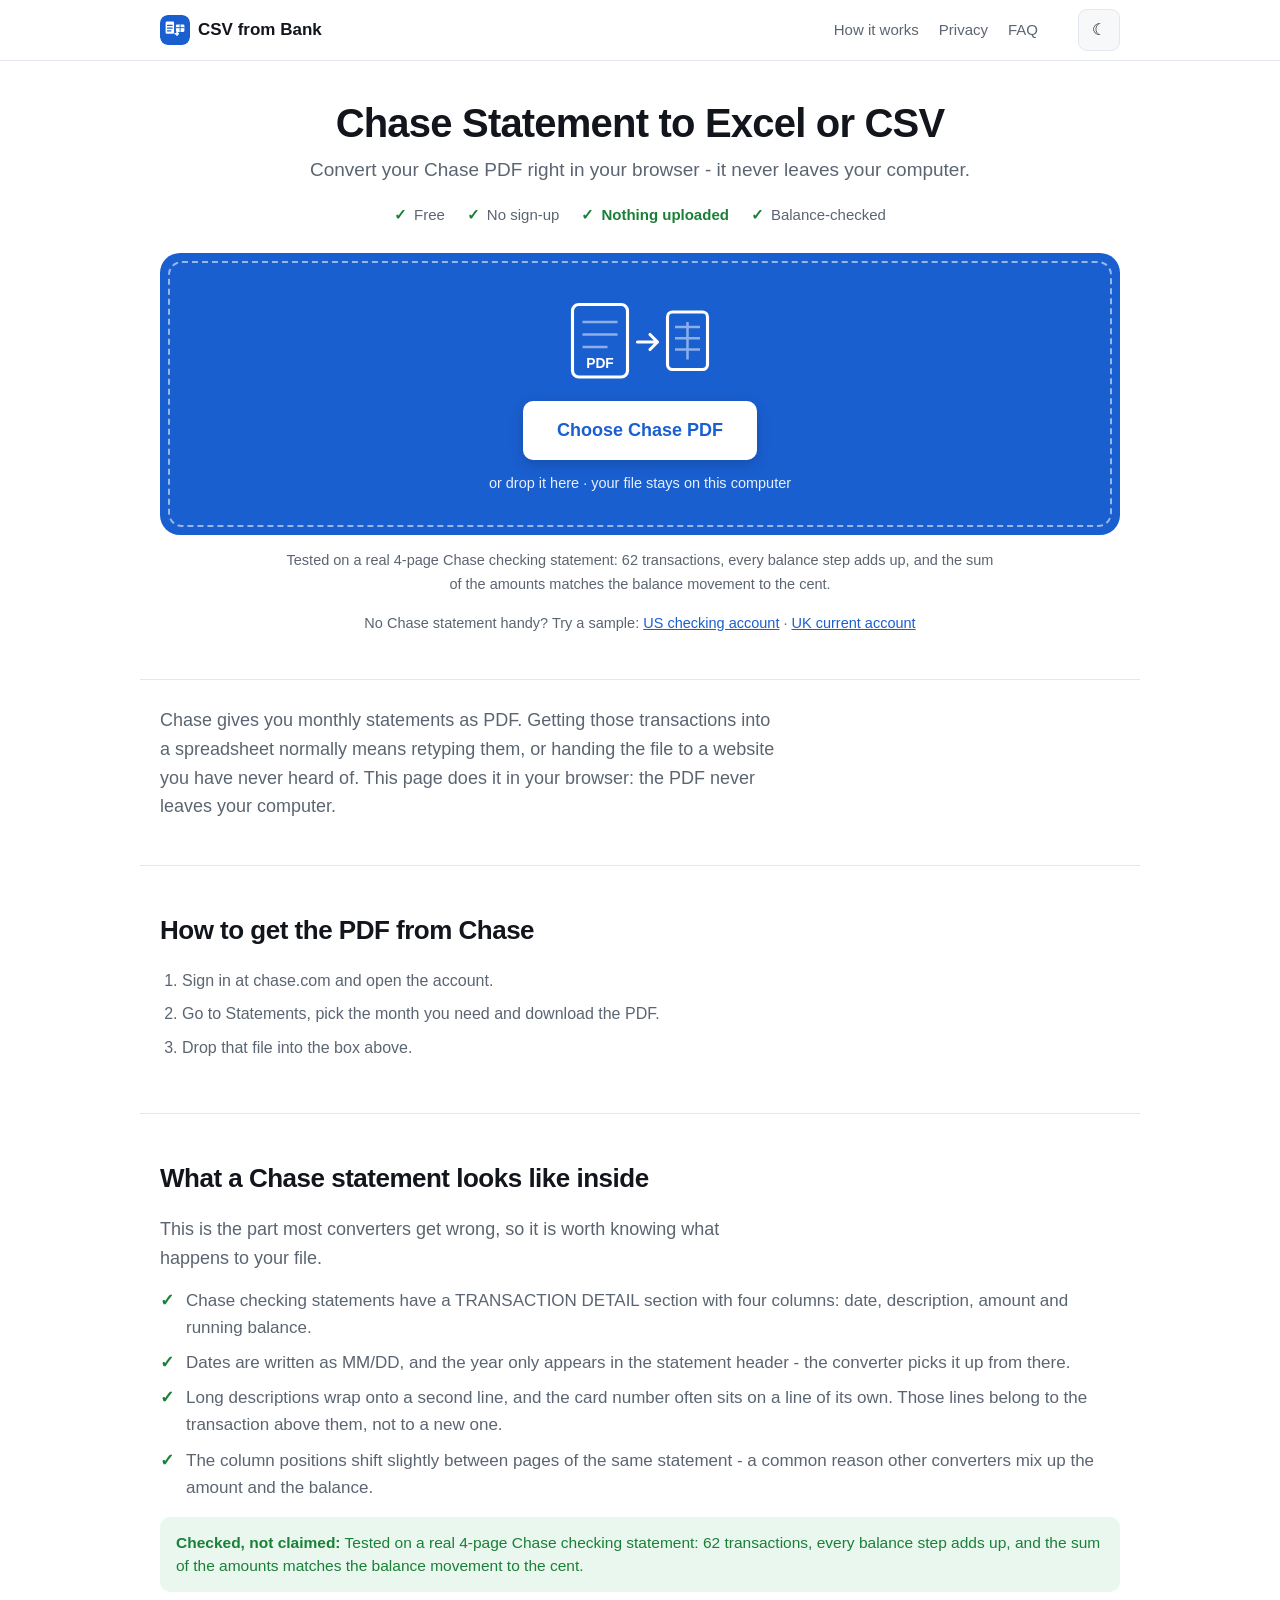
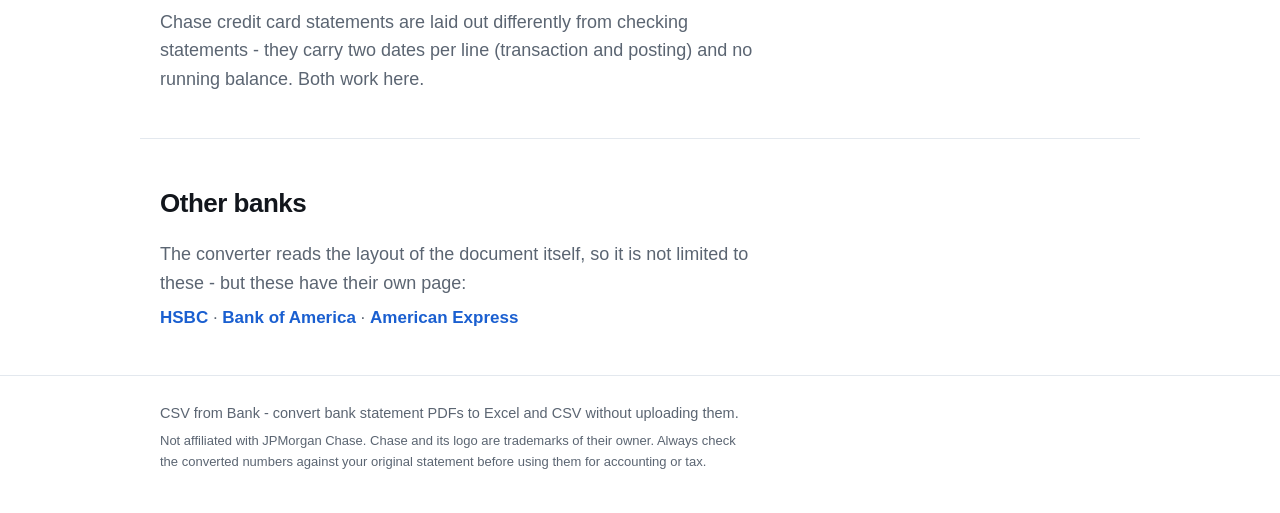
<file: bank/chase.html>
<!DOCTYPE html>
<html lang="en">
<head>
<meta charset="utf-8">
<meta name="viewport" content="width=device-width, initial-scale=1">
<title>Convert a Chase statement PDF to Excel or CSV - without uploading it | CSV from Bank</title>
<meta name="description" content="Chase gives you monthly statements as PDF. Getting those transactions into a spreadsheet normally means retyping them, or handing the file to a website you">
<link rel="canonical" href="https://csvfrombank.com/bank/chase.html">
<meta property="og:type" content="website">
<meta property="og:url" content="https://csvfrombank.com/bank/chase.html">
<meta property="og:title" content="Convert a Chase statement PDF to Excel or CSV - without uploading it">
<meta property="og:description" content="Chase gives you monthly statements as PDF. Getting those transactions into a spreadsheet normally means retyping them, or handing the file to a website you">
<meta property="og:site_name" content="CSV from Bank">
<meta name="twitter:card" content="summary">
<link rel="icon" type="image/svg+xml" href="../img/icon.svg">
<link rel="stylesheet" href="../css/app.css?v=36977bb8">
</head>
<body>

<header class="site">
  <div class="wrap bar">
    <a class="logo" href="../index.html"><img class="mark" src="../img/logo.svg" width="32" height="32" alt=""> CSV from Bank</a>
    <nav>
      <a href="../index.html#how">How it works</a>
      <a href="../index.html#privacy">Privacy</a>
      <a href="../index.html#faq">FAQ</a>
    </nav>
    <button class="themebtn" id="themeBtn" title="Switch light / dark" aria-label="Switch light or dark theme">
      <svg viewBox="0 0 24 24" aria-hidden="true"><path class="i-moon" d="M20 14.5A8.5 8.5 0 1 1 9.5 4a7 7 0 0 0 10.5 10.5z"/><g class="i-sun"><circle cx="12" cy="12" r="4.2"/><path d="M12 2.5v2.6M12 18.9v2.6M2.5 12h2.6M18.9 12h2.6M5.2 5.2l1.9 1.9M16.9 16.9l1.9 1.9M18.8 5.2l-1.9 1.9M7.1 16.9l-1.9 1.9"/></g></svg>
    </button>
  </div>
</header>

<main id="top">

<section class="hero wrap">
  <h1>Chase Statement to Excel or CSV</h1>
  <p class="sub">Convert your Chase PDF right in your browser - it never leaves your computer.</p>

  <ul class="promises">
    <li>Free</li>
    <li>No sign-up</li>
    <li class="key">Nothing uploaded</li>
    <li>Balance-checked</li>
  </ul>

  <div id="drop" class="drop bold">
    <input type="file" id="file" accept="application/pdf,.pdf" hidden>
    <div class="drop-inner">
      <svg class="drop-art" viewBox="0 0 120 72" aria-hidden="true">
        <rect x="6" y="6" width="44" height="58" rx="5" class="a-pdf"/>
        <path d="M14 20h28M14 30h28M14 40h20" class="a-line"/>
        <text x="28" y="57" class="a-tag">PDF</text>
        <path d="M58 36h16m0 0-6-6m6 6-6 6" class="a-arrow"/>
        <rect x="82" y="12" width="32" height="46" rx="4" class="a-xls"/>
        <path d="M88 24h20M88 33h20M88 42h20M98 20v30" class="a-grid"/>
      </svg>
      <button class="bigbtn" id="pick" type="button">Choose Chase PDF</button>
      <div class="drop-sub">or drop it here &middot; your file stays on this computer</div>
    </div>
  </div>

  <div class="trustline">Tested on a real 4-page Chase checking statement: 62 transactions, every balance step adds up, and the sum of the amounts matches the balance movement to the cent.</div>

  <div class="try">No Chase statement handy? Try a sample:
    <button class="link" data-sample="../tests/fixtures/us_checking.pdf">US checking account</button> &middot;
    <button class="link" data-sample="../tests/fixtures/uk_current.pdf">UK current account</button>
  </div>
</section>

<section class="wrap band" style="padding-top:26px">
  <p class="lede">Chase gives you monthly statements as PDF. Getting those transactions into a spreadsheet normally means retyping them, or handing the file to a website you have never heard of. This page does it in your browser: the PDF never leaves your computer.</p>
</section>

<section id="result" class="wrap result" hidden>
  <div class="rhead">
    <div>
      <h2 id="rtitle">Your statement</h2>
      <div class="rmeta" id="rmeta"></div>
    </div>
    <div class="ractions">
      <button class="btn primary" id="dlXlsx">Download Excel</button>
      <button class="btn" id="dlCsv">Download CSV</button>
      <button class="btn" id="dlQbo">Download for QuickBooks</button>
      <button class="btn ghost" id="again">Convert another file</button>
    </div>
  </div>
  <div id="checks" class="checks"></div>
  <details class="tune" id="tune">
    <summary>Something looks wrong? Adjust it here</summary>
    <div class="tune-body">
      <label>Date format
        <select id="optDate">
          <option value="">Detect automatically</option>
          <option value="MD">Month / Day (US)</option>
          <option value="DM">Day / Month (UK, EU)</option>
        </select>
      </label>
      <label>Balance column
        <select id="optBalance"><option value="">Detect automatically</option></select>
      </label>
      <label class="check"><input type="checkbox" id="optInvert"> Flip + and - signs</label>
      <div class="tune-note">These settings re-read the same file on your computer. Nothing is sent anywhere.</div>
    </div>
  </details>
  <div class="tablewrap"><table id="tbl"></table></div>
  <div class="empty-example" id="emptyExample" hidden>
    <div class="ee-note">When a statement is readable, the result looks like this:</div>
    <div class="preview-card">
      <div class="chk good mini"><span class="ic">&#10003;</span><span>Balance check passed - every amount adds up to the next balance.</span></div>
      <table class="mini-table"><thead><tr><th>Date</th><th>Description</th><th class="r">Amount</th><th class="r">Balance</th></tr></thead>
      <tbody><tr><td>2026-01-03</td><td>POS PURCHASE WHOLE FOODS</td><td class="r neg">-84.19</td><td class="r">3,036.36</td></tr>
      <tr><td>2026-01-05</td><td>ACH DEPOSIT PAYROLL</td><td class="r pos">2,450.00</td><td class="r">5,486.36</td></tr></tbody></table>
    </div>
    <div class="ee-help">If your file is a scan or a photo, the PDF from your online banking is the version that will work here.</div>
  </div>
  <div class="rfoot" id="rfoot"></div>
</section>

<section class="wrap band">
  <h2>How to get the PDF from Chase</h2>
  <ol class="steps">
    <li>Sign in at chase.com and open the account.</li>
    <li>Go to Statements, pick the month you need and download the PDF.</li>
    <li>Drop that file into the box above.</li>
  </ol>
</section>

<section class="wrap band">
  <h2>What a Chase statement looks like inside</h2>
  <p class="lede">This is the part most converters get wrong, so it is worth knowing what happens to your file.</p>
  <ul class="ticks">
    <li>Chase checking statements have a TRANSACTION DETAIL section with four columns: date, description, amount and running balance.</li>
    <li>Dates are written as MM/DD, and the year only appears in the statement header - the converter picks it up from there.</li>
    <li>Long descriptions wrap onto a second line, and the card number often sits on a line of its own. Those lines belong to the transaction above them, not to a new one.</li>
    <li>The column positions shift slightly between pages of the same statement - a common reason other converters mix up the amount and the balance.</li>
  </ul>
  <div class="proof"><b>Checked, not claimed:</b> Tested on a real 4-page Chase checking statement: 62 transactions, every balance step adds up, and the sum of the amounts matches the balance movement to the cent.</div>
  <p class="lede" style="margin-top:16px">Chase credit card statements are laid out differently from checking statements - they carry two dates per line (transaction and posting) and no running balance. Both work here.</p>
</section>

<section class="wrap band">
  <h2>Other banks</h2>
  <p class="lede">The converter reads the layout of the document itself, so it is not limited to these - but these have their own page:</p>
  <p class="banklinks"><a href="hsbc.html">HSBC</a> &middot; <a href="bank-of-america.html">Bank of America</a> &middot; <a href="amex.html">American Express</a></p>
</section>

</main>

<footer class="site">
  <div class="wrap">
    <p>CSV from Bank - convert bank statement PDFs to Excel and CSV without uploading them.</p>
    <p class="fine">Not affiliated with JPMorgan Chase. Chase and its logo are trademarks of their owner. Always check the converted numbers against your original statement before using them for accounting or tax.</p>
  </div>
</footer>

<script src="../vendor/pdf.min.js"></script>
<script src="../vendor/xlsx.full.min.js"></script>
<script src="../js/parse.js?v=3be90c41"></script>
<script>window.APP_BASE = '../';</script>
<script src="../js/app.js?v=f6d8e26c"></script>
</body>
</html>
</file>
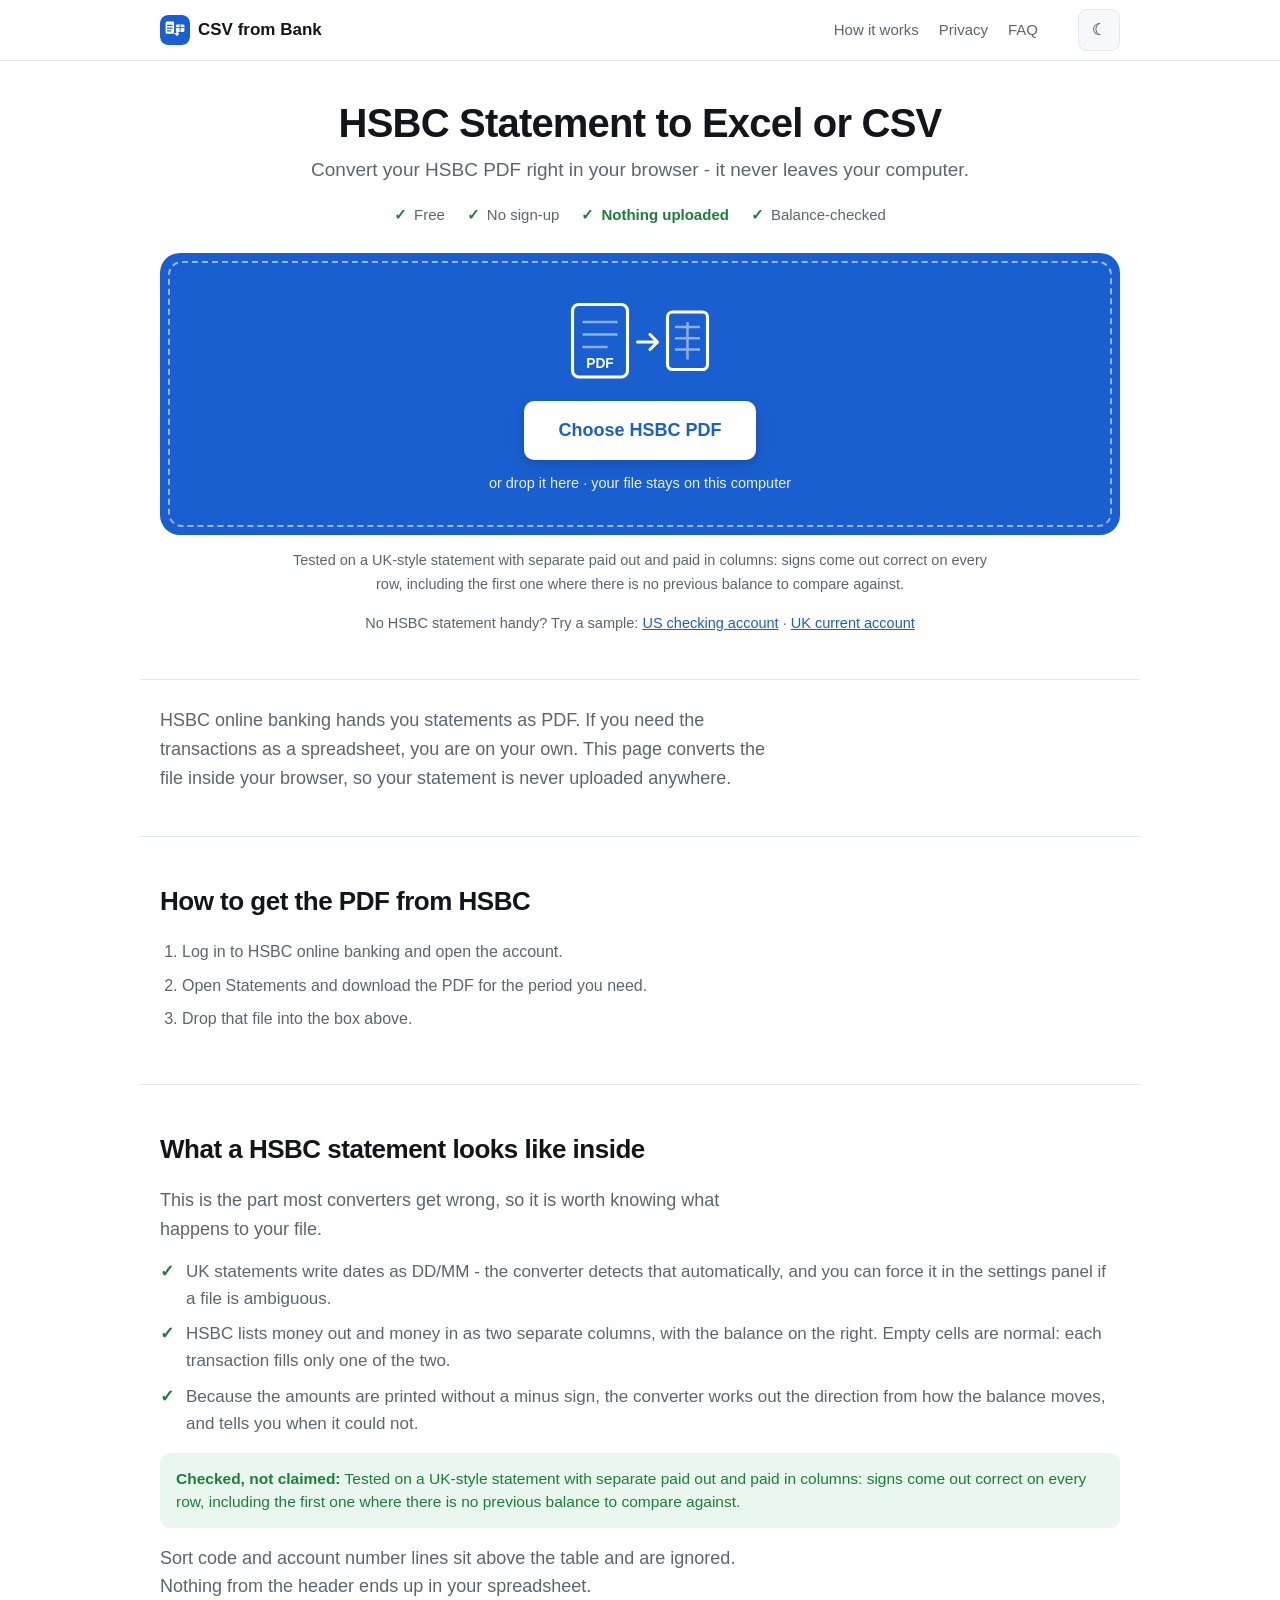
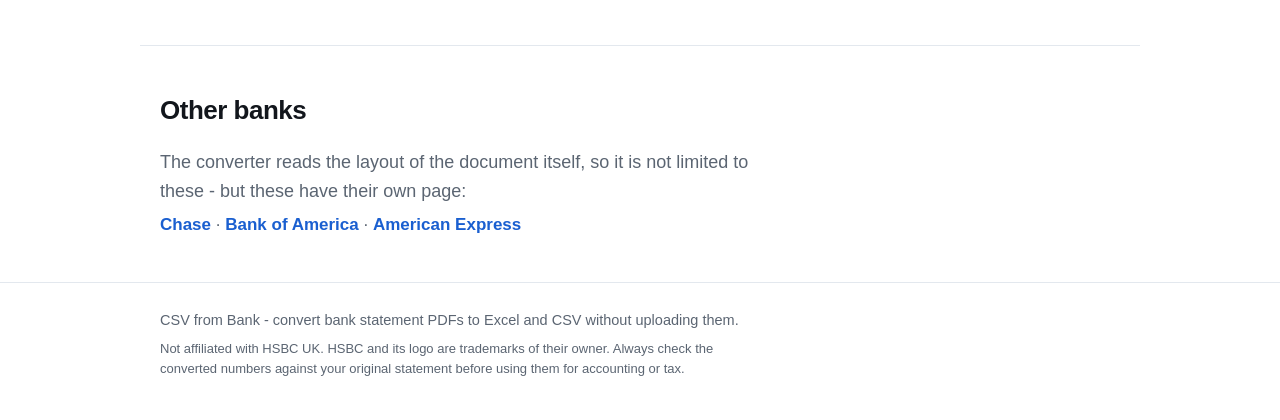
<file: bank/hsbc.html>
<!DOCTYPE html>
<html lang="en">
<head>
<meta charset="utf-8">
<meta name="viewport" content="width=device-width, initial-scale=1">
<title>Convert an HSBC statement PDF to Excel or CSV - without uploading it | CSV from Bank</title>
<meta name="description" content="HSBC online banking hands you statements as PDF. If you need the transactions as a spreadsheet, you are on your own. This page converts the file inside you">
<link rel="canonical" href="https://csvfrombank.com/bank/hsbc.html">
<meta property="og:type" content="website">
<meta property="og:url" content="https://csvfrombank.com/bank/hsbc.html">
<meta property="og:title" content="Convert an HSBC statement PDF to Excel or CSV - without uploading it">
<meta property="og:description" content="HSBC online banking hands you statements as PDF. If you need the transactions as a spreadsheet, you are on your own. This page converts the file inside you">
<meta property="og:site_name" content="CSV from Bank">
<meta name="twitter:card" content="summary">
<link rel="icon" type="image/svg+xml" href="../img/icon.svg">
<link rel="stylesheet" href="../css/app.css?v=36977bb8">
</head>
<body>

<header class="site">
  <div class="wrap bar">
    <a class="logo" href="../index.html"><img class="mark" src="../img/logo.svg" width="32" height="32" alt=""> CSV from Bank</a>
    <nav>
      <a href="../index.html#how">How it works</a>
      <a href="../index.html#privacy">Privacy</a>
      <a href="../index.html#faq">FAQ</a>
    </nav>
    <button class="themebtn" id="themeBtn" title="Switch light / dark" aria-label="Switch light or dark theme">
      <svg viewBox="0 0 24 24" aria-hidden="true"><path class="i-moon" d="M20 14.5A8.5 8.5 0 1 1 9.5 4a7 7 0 0 0 10.5 10.5z"/><g class="i-sun"><circle cx="12" cy="12" r="4.2"/><path d="M12 2.5v2.6M12 18.9v2.6M2.5 12h2.6M18.9 12h2.6M5.2 5.2l1.9 1.9M16.9 16.9l1.9 1.9M18.8 5.2l-1.9 1.9M7.1 16.9l-1.9 1.9"/></g></svg>
    </button>
  </div>
</header>

<main id="top">

<section class="hero wrap">
  <h1>HSBC Statement to Excel or CSV</h1>
  <p class="sub">Convert your HSBC PDF right in your browser - it never leaves your computer.</p>

  <ul class="promises">
    <li>Free</li>
    <li>No sign-up</li>
    <li class="key">Nothing uploaded</li>
    <li>Balance-checked</li>
  </ul>

  <div id="drop" class="drop bold">
    <input type="file" id="file" accept="application/pdf,.pdf" hidden>
    <div class="drop-inner">
      <svg class="drop-art" viewBox="0 0 120 72" aria-hidden="true">
        <rect x="6" y="6" width="44" height="58" rx="5" class="a-pdf"/>
        <path d="M14 20h28M14 30h28M14 40h20" class="a-line"/>
        <text x="28" y="57" class="a-tag">PDF</text>
        <path d="M58 36h16m0 0-6-6m6 6-6 6" class="a-arrow"/>
        <rect x="82" y="12" width="32" height="46" rx="4" class="a-xls"/>
        <path d="M88 24h20M88 33h20M88 42h20M98 20v30" class="a-grid"/>
      </svg>
      <button class="bigbtn" id="pick" type="button">Choose HSBC PDF</button>
      <div class="drop-sub">or drop it here &middot; your file stays on this computer</div>
    </div>
  </div>

  <div class="trustline">Tested on a UK-style statement with separate paid out and paid in columns: signs come out correct on every row, including the first one where there is no previous balance to compare against.</div>

  <div class="try">No HSBC statement handy? Try a sample:
    <button class="link" data-sample="../tests/fixtures/us_checking.pdf">US checking account</button> &middot;
    <button class="link" data-sample="../tests/fixtures/uk_current.pdf">UK current account</button>
  </div>
</section>

<section class="wrap band" style="padding-top:26px">
  <p class="lede">HSBC online banking hands you statements as PDF. If you need the transactions as a spreadsheet, you are on your own. This page converts the file inside your browser, so your statement is never uploaded anywhere.</p>
</section>

<section id="result" class="wrap result" hidden>
  <div class="rhead">
    <div>
      <h2 id="rtitle">Your statement</h2>
      <div class="rmeta" id="rmeta"></div>
    </div>
    <div class="ractions">
      <button class="btn primary" id="dlXlsx">Download Excel</button>
      <button class="btn" id="dlCsv">Download CSV</button>
      <button class="btn" id="dlQbo">Download for QuickBooks</button>
      <button class="btn ghost" id="again">Convert another file</button>
    </div>
  </div>
  <div id="checks" class="checks"></div>
  <details class="tune" id="tune">
    <summary>Something looks wrong? Adjust it here</summary>
    <div class="tune-body">
      <label>Date format
        <select id="optDate">
          <option value="">Detect automatically</option>
          <option value="MD">Month / Day (US)</option>
          <option value="DM">Day / Month (UK, EU)</option>
        </select>
      </label>
      <label>Balance column
        <select id="optBalance"><option value="">Detect automatically</option></select>
      </label>
      <label class="check"><input type="checkbox" id="optInvert"> Flip + and - signs</label>
      <div class="tune-note">These settings re-read the same file on your computer. Nothing is sent anywhere.</div>
    </div>
  </details>
  <div class="tablewrap"><table id="tbl"></table></div>
  <div class="empty-example" id="emptyExample" hidden>
    <div class="ee-note">When a statement is readable, the result looks like this:</div>
    <div class="preview-card">
      <div class="chk good mini"><span class="ic">&#10003;</span><span>Balance check passed - every amount adds up to the next balance.</span></div>
      <table class="mini-table"><thead><tr><th>Date</th><th>Description</th><th class="r">Amount</th><th class="r">Balance</th></tr></thead>
      <tbody><tr><td>2026-01-03</td><td>POS PURCHASE WHOLE FOODS</td><td class="r neg">-84.19</td><td class="r">3,036.36</td></tr>
      <tr><td>2026-01-05</td><td>ACH DEPOSIT PAYROLL</td><td class="r pos">2,450.00</td><td class="r">5,486.36</td></tr></tbody></table>
    </div>
    <div class="ee-help">If your file is a scan or a photo, the PDF from your online banking is the version that will work here.</div>
  </div>
  <div class="rfoot" id="rfoot"></div>
</section>

<section class="wrap band">
  <h2>How to get the PDF from HSBC</h2>
  <ol class="steps">
    <li>Log in to HSBC online banking and open the account.</li>
    <li>Open Statements and download the PDF for the period you need.</li>
    <li>Drop that file into the box above.</li>
  </ol>
</section>

<section class="wrap band">
  <h2>What a HSBC statement looks like inside</h2>
  <p class="lede">This is the part most converters get wrong, so it is worth knowing what happens to your file.</p>
  <ul class="ticks">
    <li>UK statements write dates as DD/MM - the converter detects that automatically, and you can force it in the settings panel if a file is ambiguous.</li>
    <li>HSBC lists money out and money in as two separate columns, with the balance on the right. Empty cells are normal: each transaction fills only one of the two.</li>
    <li>Because the amounts are printed without a minus sign, the converter works out the direction from how the balance moves, and tells you when it could not.</li>
  </ul>
  <div class="proof"><b>Checked, not claimed:</b> Tested on a UK-style statement with separate paid out and paid in columns: signs come out correct on every row, including the first one where there is no previous balance to compare against.</div>
  <p class="lede" style="margin-top:16px">Sort code and account number lines sit above the table and are ignored. Nothing from the header ends up in your spreadsheet.</p>
</section>

<section class="wrap band">
  <h2>Other banks</h2>
  <p class="lede">The converter reads the layout of the document itself, so it is not limited to these - but these have their own page:</p>
  <p class="banklinks"><a href="chase.html">Chase</a> &middot; <a href="bank-of-america.html">Bank of America</a> &middot; <a href="amex.html">American Express</a></p>
</section>

</main>

<footer class="site">
  <div class="wrap">
    <p>CSV from Bank - convert bank statement PDFs to Excel and CSV without uploading them.</p>
    <p class="fine">Not affiliated with HSBC UK. HSBC and its logo are trademarks of their owner. Always check the converted numbers against your original statement before using them for accounting or tax.</p>
  </div>
</footer>

<script src="../vendor/pdf.min.js"></script>
<script src="../vendor/xlsx.full.min.js"></script>
<script src="../js/parse.js?v=3be90c41"></script>
<script>window.APP_BASE = '../';</script>
<script src="../js/app.js?v=f6d8e26c"></script>
</body>
</html>
</file>
<file: css/app.css>
/* Светлая, спокойная тема: продукт для западного пользователя, который
   доверяет странице свои деньги. Никакой пестроты - белый фон, один
   акцентный цвет, крупный шрифт, много воздуха. */
:root{
  --bg:#ffffff; --soft:#f6f8fa; --line:#e3e8ee; --ink:#12161c; --dim:#5b6572;
  --accent:#1a5fd0; --accent-ink:#fff; --good:#1a7f37; --warn:#9a6700; --bad:#cf222e;
  --good-bg:#e9f7ee; --warn-bg:#fff7e0; --bad-bg:#ffeef0;
  --radius:12px; --shadow:0 1px 2px rgba(16,22,26,.06),0 8px 24px rgba(16,22,26,.06);
  --accent-soft:#f2f7ff; --accent-soft-2:#e8f1ff;
}
:root[data-theme="dark"]{--bg:#0f1319; --soft:#161b22; --line:#252c36; --ink:#e6edf3; --dim:#98a3b3;
        --accent:#4c8dff; --good:#3fb950; --warn:#d29922; --bad:#f85149;
        --good-bg:#12261a; --warn-bg:#241d0e; --bad-bg:#2a1416;
        --shadow:0 1px 2px rgba(0,0,0,.4),0 8px 24px rgba(0,0,0,.35);
        --accent-soft:#111a2b; --accent-soft-2:#16233c;}
*{box-sizing:border-box;margin:0;padding:0}
body{background:var(--bg);color:var(--ink);
  font:17px/1.6 -apple-system,BlinkMacSystemFont,"Segoe UI",Roboto,Helvetica,Arial,sans-serif;
  -webkit-font-smoothing:antialiased}
.wrap{max-width:1000px;margin:0 auto;padding:0 20px}
a{color:var(--accent);text-decoration:none}
a:hover{text-decoration:underline}

header.site{border-bottom:1px solid var(--line);position:sticky;top:0;background:var(--bg);z-index:10}
.bar{display:flex;align-items:center;gap:24px;height:60px}
.logo{font-weight:700;color:var(--ink);font-size:17px;display:flex;align-items:center;gap:8px}
.logo .mark{display:block;width:30px;height:30px;border-radius:8px}
header nav{margin-left:auto;display:flex;gap:20px;font-size:15px}
header nav a{color:var(--dim)}

.hero{padding:56px 20px 40px;text-align:center}
.badge{display:inline-flex;align-items:center;gap:8px;background:var(--good-bg);color:var(--good);
  border-radius:99px;padding:6px 14px;font-size:13.5px;font-weight:600}
.badge .dot{width:8px;height:8px;border-radius:99px;background:currentColor}
h1{font-size:42px;line-height:1.15;letter-spacing:-1px;margin:18px auto 14px;max-width:19ch;font-weight:700}
.lede{font-size:18px;color:var(--dim);max-width:62ch;margin:0 auto}
.lede b{color:var(--ink)}

.drop{margin:32px auto 0;max-width:640px;border:2px dashed var(--line);border-radius:16px;
  background:var(--soft);padding:44px 20px;cursor:pointer;transition:border-color .15s,background .15s}
.drop:hover,.drop.over{border-color:var(--accent);background:rgba(31,111,235,.05)}
.drop-icon{font-size:34px}
.drop-title{font-size:19px;font-weight:650;margin-top:10px}
.drop-sub{color:var(--dim);font-size:15px;margin-top:6px}
.link{background:none;border:0;color:var(--accent);cursor:pointer;font:inherit;padding:0;text-decoration:underline}
.try{margin-top:16px;color:var(--dim);font-size:14.5px}
.busy{margin-top:18px;color:var(--dim);font-size:15px}

.result{padding:10px 20px 40px}
.rhead{display:flex;flex-wrap:wrap;gap:16px;align-items:flex-start;margin-bottom:14px}
.rhead h2{font-size:22px;letter-spacing:-.4px}
.rmeta{color:var(--dim);font-size:14.5px;margin-top:4px}
.ractions{margin-left:auto;display:flex;gap:8px;flex-wrap:wrap}
.btn{background:var(--soft);border:1px solid var(--line);color:var(--ink);border-radius:9px;
  padding:10px 16px;font:inherit;font-size:15px;cursor:pointer;font-weight:600}
.btn:hover{border-color:var(--dim)}
.btn.primary{background:var(--accent);border-color:var(--accent);color:#fff}
.btn.primary:hover{filter:brightness(1.07)}
.btn.ghost{background:none}

.checks{display:flex;flex-direction:column;gap:8px;margin-bottom:14px}
.chk{display:flex;gap:10px;align-items:flex-start;border-radius:10px;padding:11px 14px;font-size:15px;border:1px solid transparent}
.chk .ic{font-weight:700}
.chk.good{background:var(--good-bg);color:var(--good)}
.chk.warn{background:var(--warn-bg);color:var(--warn)}
.chk.bad{background:var(--bad-bg);color:var(--bad)}

.tune{border:1px solid var(--line);border-radius:10px;margin-bottom:14px;background:var(--soft)}
.tune summary{cursor:pointer;padding:11px 14px;font-size:15px;font-weight:600;list-style:none}
.tune summary::-webkit-details-marker{display:none}
.tune summary:before{content:"⚙ ";opacity:.6}
.tune-body{padding:4px 14px 14px;display:flex;flex-wrap:wrap;gap:16px;align-items:center}
.tune-body label{font-size:14.5px;color:var(--dim);display:flex;flex-direction:column;gap:5px}
.tune-body label.check{flex-direction:row;align-items:center;gap:8px;margin-top:18px}
.tune-body select{font:inherit;font-size:15px;padding:7px 9px;border-radius:8px;border:1px solid var(--line);
  background:var(--bg);color:var(--ink);min-width:190px}
.tune-note{flex-basis:100%;font-size:13.5px;color:var(--dim)}

.tablewrap{border:1px solid var(--line);border-radius:12px;overflow:hidden;box-shadow:var(--shadow)}
table{width:100%;border-collapse:collapse;font-size:14.5px}
thead th{position:sticky;top:0;background:var(--soft);z-index:1;text-align:left;font-size:12px;
  text-transform:uppercase;letter-spacing:.06em;color:var(--dim);padding:10px 12px;border-bottom:1px solid var(--line)}
tbody td{padding:9px 12px;border-bottom:1px solid var(--line);vertical-align:top}
tbody tr:last-child td{border-bottom:0}
tbody tr:hover{background:var(--soft)}
td.num{text-align:right;font-variant-numeric:tabular-nums;white-space:nowrap}
td.date{white-space:nowrap;color:var(--dim)}
td.neg{color:var(--bad)}
td.pos{color:var(--good)}
.rfoot{margin-top:12px;color:var(--dim);font-size:14px}

.band{padding:44px 20px;border-top:1px solid var(--line)}
.band h2{font-size:26px;letter-spacing:-.5px;margin-bottom:16px}
.cols3{display:grid;grid-template-columns:repeat(3,1fr);gap:26px}
@media(max-width:760px){.cols3{grid-template-columns:1fr}h1{font-size:32px}.hero{padding-top:36px}}
.cols3 h3{font-size:17px;margin:10px 0 6px}
.cols3 p{color:var(--dim);font-size:15.5px}
.step{width:30px;height:30px;border-radius:99px;background:var(--accent);color:#fff;
  display:flex;align-items:center;justify-content:center;font-weight:700;font-size:15px}
.ticks{list-style:none;margin-top:14px;display:flex;flex-direction:column;gap:8px}
.ticks li{padding-left:26px;position:relative;color:var(--dim)}
.ticks li:before{content:"✓";position:absolute;left:0;color:var(--good);font-weight:700}
#faq details{border-bottom:1px solid var(--line);padding:14px 0}
#faq summary{cursor:pointer;font-weight:600;font-size:16.5px;list-style:none}
#faq summary::-webkit-details-marker{display:none}
#faq summary:before{content:"+ ";color:var(--accent);font-weight:700}
#faq details[open] summary:before{content:"– "}
#faq p{color:var(--dim);font-size:15.5px;margin-top:8px;max-width:76ch}

footer.site{border-top:1px solid var(--line);padding:26px 0 40px;color:var(--dim);font-size:14.5px}
footer .fine{font-size:13px;margin-top:6px;max-width:80ch}

/* --- страницы под конкретные банки и блок про точность --- */
.steps{margin:10px 0 0 0;padding-left:22px}
.steps li{margin:8px 0;color:var(--dim);font-size:16px}
.proof{margin-top:16px;background:var(--good-bg);color:var(--good);border-radius:10px;
  padding:14px 16px;font-size:15.5px;line-height:1.5}
.proof b{color:inherit}
.banklinks{font-size:17px;color:var(--dim);margin-top:6px}
.banklinks a{font-weight:600}
.nowrap{white-space:nowrap}

/* В секциях текст должен идти от левого края, как заголовок: auto-центрирование
   из главного экрана здесь смотрится как случайный отступ. */
.band .lede{margin-left:0}
.band .lede + .lede{margin-top:12px}
h1.wide{max-width:24ch}

/* На узком экране шапка ломалась: логотип вставал в три строки, а меню
   наезжало на него. Пускаем меню отдельной строкой под логотипом. */
@media(max-width:620px){
  .bar{height:auto;padding:10px 0;gap:8px;flex-wrap:wrap;align-items:center}
  .logo{font-size:15px;white-space:nowrap}
  .logo .mark{width:24px;height:24px;font-size:13px}
  header nav{width:100%;margin-left:0;gap:14px;font-size:13.5px;flex-wrap:wrap}
  header nav a{white-space:nowrap}
  h1,h1.wide{font-size:29px;max-width:none}
  .lede{font-size:16.5px}
  .drop{padding:32px 16px}
}

/* ============================================================
   Первый экран по образцу Smallpdf / FreePDFConvert / PDF24:
   короткое название, одна строка пояснения, ряд обещаний и
   КРУПНАЯ зона загрузки - она главный элемент страницы, а не текст.
   ============================================================ */
.hero{padding:40px 20px 44px;text-align:center}
h1{font-size:40px;line-height:1.1;letter-spacing:-.8px;margin:0 auto 10px;max-width:none;font-weight:700}
.sub{font-size:19px;color:var(--dim);margin:0 auto}
.promises{list-style:none;display:flex;flex-wrap:wrap;justify-content:center;gap:8px 22px;
  margin:18px auto 26px;padding:0;font-size:15px;color:var(--dim)}
.promises li{display:flex;align-items:center;gap:7px}
.promises li.key{color:var(--good);font-weight:700}
.promises li:before{content:"✓";color:var(--good);font-weight:800}

/* зона загрузки - самый заметный блок экрана */
.drop{margin:0 auto;max-width:720px;border:2px dashed var(--accent);border-radius:18px;
  background:var(--accent-soft);padding:34px 20px 30px;cursor:pointer;
  transition:background .15s,border-color .15s,transform .1s}
.drop:hover,.drop.over{background:var(--accent-soft-2);border-color:var(--accent)}
.drop:active{transform:scale(.995)}
.drop-art{width:150px;height:90px;display:block;margin:0 auto 14px}
.drop-art .a-pdf,.drop-art .a-xls{fill:var(--bg);stroke:var(--accent);stroke-width:2.5}
.drop-art .a-line,.drop-art .a-grid{stroke:var(--accent);stroke-width:2;opacity:.5;fill:none}
.drop-art .a-arrow{stroke:var(--accent);stroke-width:2.5;fill:none;stroke-linecap:round;stroke-linejoin:round}
.drop-art .a-tag{fill:var(--accent);font-size:11px;font-weight:800;text-anchor:middle}
.bigbtn{background:var(--accent);color:#fff;border:0;border-radius:10px;
  padding:15px 34px;font:inherit;font-size:18px;font-weight:700;cursor:pointer;
  box-shadow:0 4px 14px rgba(31,111,235,.28)}
.bigbtn:hover{filter:brightness(1.06)}
.drop .drop-sub{margin-top:12px;font-size:14.5px;color:var(--dim)}

/* пример результата прямо на первом экране - этого нет ни у одного конкурента */
.preview{max-width:820px;margin:34px auto 0;text-align:left}
.preview-label{font-size:13px;font-weight:700;letter-spacing:.08em;text-transform:uppercase;
  color:var(--dim);margin-bottom:8px;text-align:center}
.preview-card{border:1px solid var(--line);border-radius:14px;overflow:hidden;background:var(--bg);
  box-shadow:var(--shadow)}
.chk.mini{border-radius:0;font-size:14px;padding:10px 14px}
.mini-table{width:100%;border-collapse:collapse;font-size:14px}
.mini-table th{text-align:left;font-size:11px;text-transform:uppercase;letter-spacing:.06em;
  color:var(--dim);padding:9px 14px;background:var(--soft);border-bottom:1px solid var(--line)}
.mini-table td{padding:9px 14px;border-bottom:1px solid var(--line)}
.mini-table tr:last-child td{border-bottom:0}
.mini-table .r{text-align:right;font-variant-numeric:tabular-nums;white-space:nowrap}
.mini-table .neg{color:var(--bad)} .mini-table .pos{color:var(--good)}

/* переключатель светлой и тёмной темы - как у PDF24 */
.themebtn{margin-left:16px;background:var(--soft);border:1px solid var(--line);color:var(--ink);
  width:42px;height:42px;border-radius:9px;cursor:pointer;font-size:16px;line-height:1}
.themebtn:hover{border-color:var(--dim)}
.themebtn svg{width:19px;height:19px;display:block;margin:0 auto}
.themebtn .i-moon{fill:var(--ink)}
.themebtn .i-sun{display:none;fill:none;stroke:var(--ink);stroke-width:2;stroke-linecap:round}
:root[data-theme="dark"] .themebtn .i-moon{display:none}
:root[data-theme="dark"] .themebtn .i-sun{display:block}

@media(max-width:620px){
  h1{font-size:30px}
  .sub{font-size:16.5px}
  .promises{gap:6px 16px;font-size:14px}
  .drop{padding:26px 16px 24px;border-radius:14px}
  .drop-art{width:120px;height:72px}
  .bigbtn{font-size:16.5px;padding:14px 26px;width:100%}
  .preview{margin-top:26px}
  .mini-table th:nth-child(4),.mini-table td:nth-child(4){display:none}
}
.trustline{max-width:720px;margin:14px auto 0;font-size:14.5px;color:var(--dim);text-align:center}
.trustline b{color:var(--ink)}

/* ============================================================
   Смелая зона загрузки - приём Smallpdf (заливка во всю ширину),
   но нашим цветом: на финансовой странице красный означает минус
   и ошибку, поэтому он занят и в акцент не годится.
   ============================================================ */
.drop.bold{max-width:100%;background:var(--accent);border:0;padding:8px;border-radius:20px}
.drop.bold .drop-inner{border:2px dashed rgba(255,255,255,.55);border-radius:14px;
  padding:34px 20px 30px}
.drop.bold:hover .drop-inner{border-color:rgba(255,255,255,.85);background:rgba(255,255,255,.06)}
.drop.bold .drop-art .a-pdf,.drop.bold .drop-art .a-xls{fill:var(--accent);stroke:#fff}
.drop.bold .drop-art .a-line,.drop.bold .drop-art .a-grid,
.drop.bold .drop-art .a-arrow{stroke:#fff}
.drop.bold .drop-art .a-tag{fill:#fff}
.drop.bold .bigbtn{background:#fff;color:var(--accent);box-shadow:0 4px 14px rgba(0,0,0,.18)}
.drop.bold .bigbtn:hover{background:#f4f8ff}
.drop.bold .drop-sub{color:rgba(255,255,255,.9)}
.drop.bold .drop-title{color:#fff}

/* Плитки преимуществ - есть у Smallpdf, FreePDFConvert и PDF24.
   У нас в них наши доводы, а не общие слова про «быстро и удобно». */
.tiles{display:grid;grid-template-columns:repeat(3,1fr);gap:24px 28px;margin-top:6px}
@media(max-width:900px){.tiles{grid-template-columns:repeat(2,1fr)}}
@media(max-width:620px){.tiles{grid-template-columns:1fr;gap:20px}}
.tile h3{font-size:16.5px;margin:12px 0 6px}
.tile p{color:var(--dim);font-size:15px}
.t-ic{width:30px;height:30px;fill:none;stroke:var(--accent);stroke-width:1.7;
  stroke-linecap:round;stroke-linejoin:round;display:block}
.t-ic .t-tick{stroke:var(--accent);opacity:.65}

/* Что показать, когда распознать нечего: не пустую таблицу, а образец
   удачного разбора и понятный совет, что делать дальше. */
.empty-example{margin-top:6px}
.ee-note{font-size:14px;color:var(--dim);margin-bottom:8px}
.ee-help{margin-top:12px;background:var(--soft);border:1px solid var(--line);border-radius:10px;
  padding:12px 14px;font-size:15px;color:var(--dim)}

/* Футер колонками - как у Smallpdf, FreePDFConvert и PDF24: короткие
   ссылки по темам вместо одного абзаца мелким шрифтом. */
.fcols{display:grid;grid-template-columns:1.5fr 1fr 1fr 1fr;gap:26px 32px;margin-bottom:22px}
@media(max-width:820px){.fcols{grid-template-columns:1fr 1fr}}
@media(max-width:520px){.fcols{grid-template-columns:1fr}}
.fcols h2{font-size:12px;font-weight:700;letter-spacing:.07em;text-transform:uppercase;
  color:var(--ink);margin-bottom:10px}
.fcols a{display:block;font-size:14.5px;color:var(--dim);margin-bottom:7px}
.fcols a:hover{color:var(--accent)}
.flogo{display:flex;align-items:center;gap:9px;font-weight:700;color:var(--ink);
  font-size:15.5px;margin-bottom:10px}
.flogo img{border-radius:7px}
footer .fine.bottom{border-top:1px solid var(--line);padding-top:16px}

/* ============================================================
   Телефон: шапка в одну строку - логотип слева, кнопка темы справа.
   Пункты меню на телефоне убраны из шапки: они дублируются в подвале,
   а в две строки шапка «плыла» (замечание Кирилла с айфона).
   ============================================================ */
@media(max-width:620px){
  .bar{height:56px;padding:0 16px;gap:10px;flex-wrap:nowrap;justify-content:space-between}
  header nav{display:none}
  .themebtn{margin-left:auto;width:40px;height:40px}
  .promises{gap:8px 14px}
  .promises li{font-size:13.5px}
  .trustline{font-size:13.5px}
  .try{font-size:13.5px;line-height:1.7}
}

/* Переход по пунктам меню: липкая шапка перекрывала начало раздела,
   и заголовок обрезался. Каждому разделу - запас сверху под шапку. */
section[id],main[id]{scroll-margin-top:76px}
@media(max-width:620px){section[id],main[id]{scroll-margin-top:68px}}
html{scroll-behavior:smooth}

/* Сообщение внутри зоны загрузки - вместо всплывающего окна браузера */
.drop-msg{margin-top:12px;display:inline-block;background:rgba(255,255,255,.14);
  border:1px solid rgba(255,255,255,.4);color:#fff;border-radius:10px;padding:10px 14px;
  font-size:14.5px;max-width:560px;text-align:left}
.drop-msg b{display:block;margin-bottom:2px}
:root[data-theme="light"] .drop:not(.bold) .drop-msg{background:var(--bad-bg);color:var(--bad);border-color:transparent}

/* Атрибут hidden должен побеждать любые наши display - иначе кнопки
   скачивания оставались на экране при нераспознанном файле. */
[hidden]{display:none!important}

/* Кнопки результата на телефоне: сетка два на два вместо трёх рваных рядов */
@media(max-width:620px){
  .rhead{flex-direction:column;align-items:stretch}
  .ractions{margin-left:0;width:100%;display:grid;grid-template-columns:1fr 1fr;gap:8px}
  .ractions .btn{width:100%;padding:12px 8px;font-size:14.5px;white-space:nowrap}
}

/* Длинные заголовки не должны вылезать за экран телефона */
h1{overflow-wrap:anywhere}
@media(max-width:620px){.nowrap{white-space:normal}}

/* ============================================================
   Таблица результата на телефоне. Четыре колонки в 375 пикселей не влезают:
   остаток уезжал за край, а описание рвалось на четыре строки. Поэтому
   на узком экране каждая операция - карточка: дата и сумма в одну строку,
   описание под ними, остаток мелко снизу. Данные те же, разметка та же.
   ============================================================ */
@media(max-width:620px){
  .tablewrap{max-height:none;overflow:visible;box-shadow:none;border-radius:12px}
  #tbl thead{display:none}
  #tbl,#tbl tbody{display:block;width:100%}
  #tbl tr{display:grid;grid-template-columns:1fr auto;grid-template-areas:"date amount" "desc desc" "bal bal";
    column-gap:12px;row-gap:2px;padding:11px 14px;border-bottom:1px solid var(--line)}
  #tbl tr:last-child{border-bottom:0}
  #tbl td{display:block;padding:0;border:0;white-space:normal}
  #tbl td.date{grid-area:date;font-size:12.5px;color:var(--dim);align-self:center}
  #tbl td:nth-child(2){grid-area:desc;font-size:14.5px;line-height:1.35;color:var(--ink)}
  #tbl td:nth-child(3){grid-area:amount;text-align:right;font-size:16px;font-weight:650;align-self:center}
  #tbl td:nth-child(4){grid-area:bal;font-size:12.5px;color:var(--dim);text-align:left;margin-top:2px}
  #tbl td:nth-child(4):not(:empty):before{content:"Balance ";}
  .rfoot{font-size:13.5px;line-height:1.7}
  .checks .chk{font-size:14px}
  /* пример на главной - тоже без четвёртой колонки и без переполнения */
  .mini-table th,.mini-table td{padding:8px 10px;font-size:13px}
}

/* даты в мини-таблицах не переносятся на две строки */
.mini-table td:first-child,.mini-table th:first-child{white-space:nowrap}

/* на узких экранах (iPhone SE и уже) четыре кнопки результата - в один столбец, иначе правая пара уезжает за край */
@media(max-width:400px){.ractions{grid-template-columns:1fr}.ractions .btn{min-width:0}}
</file>
